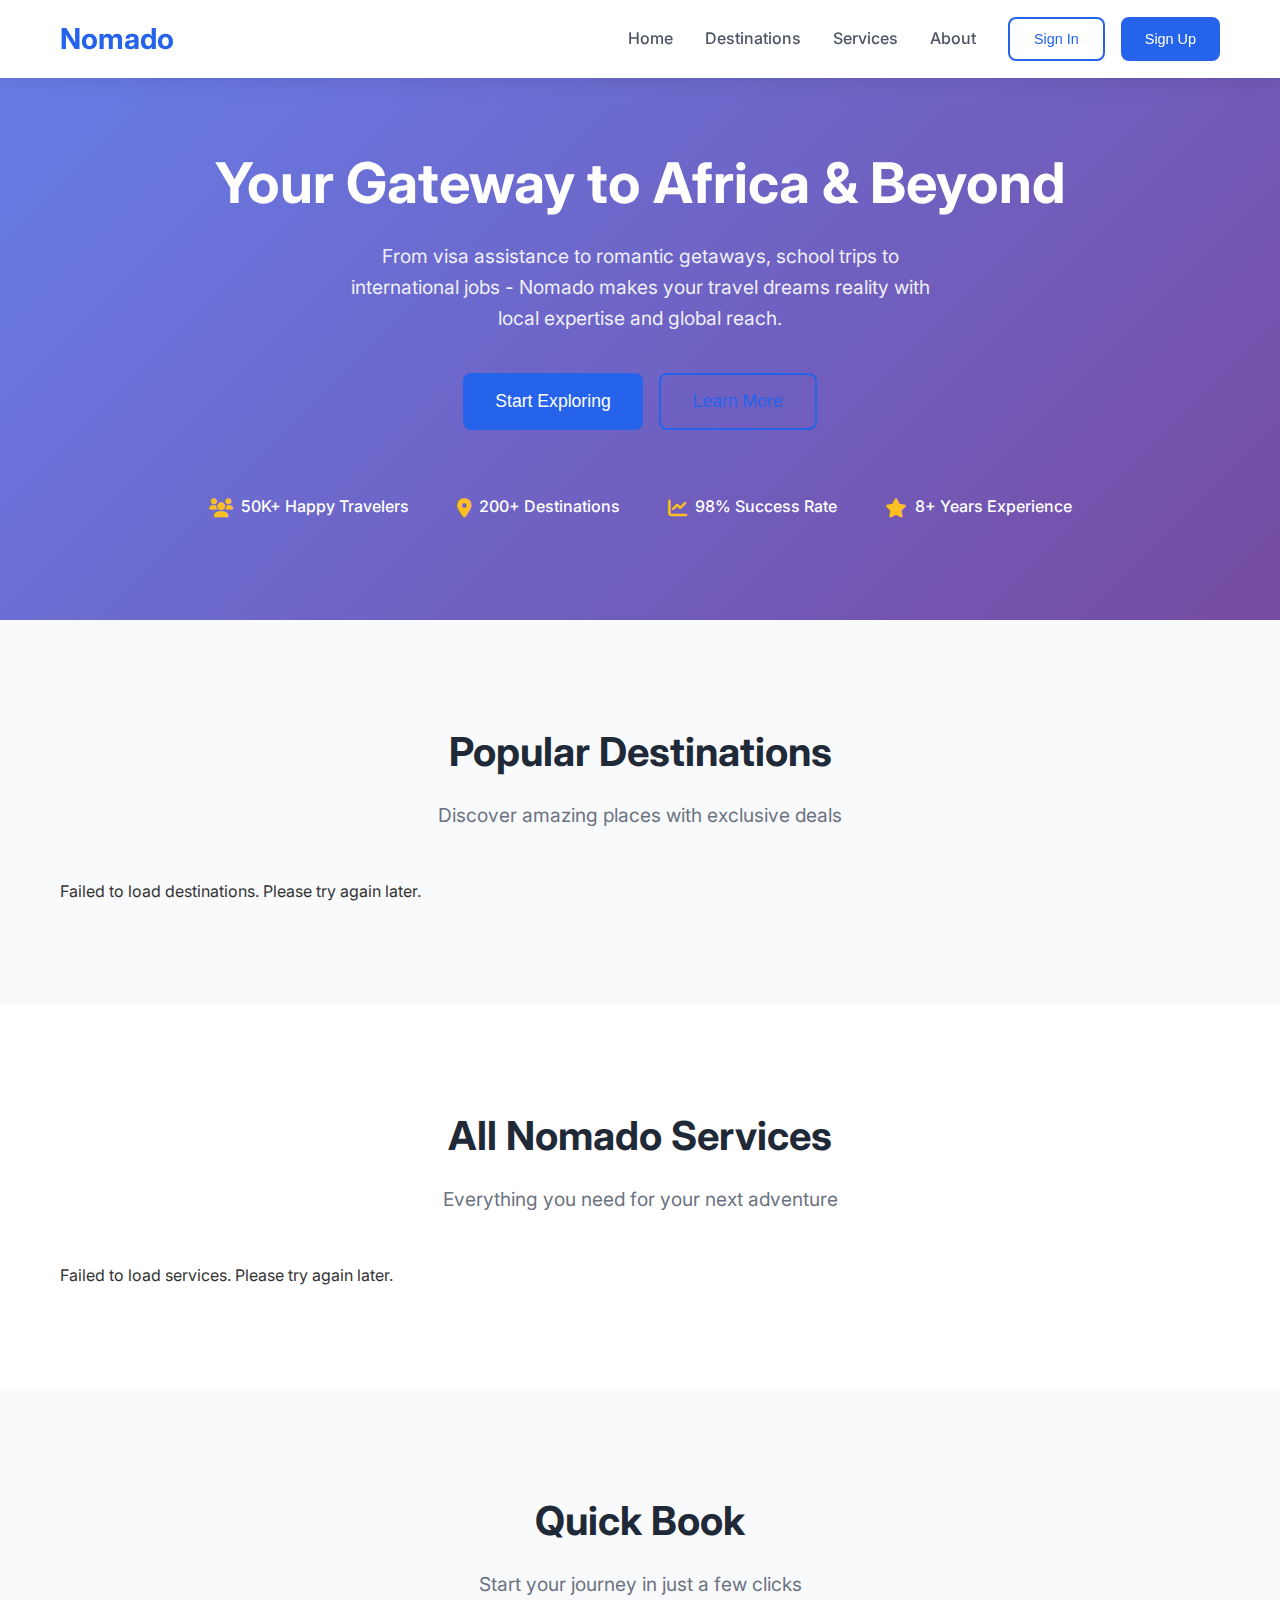
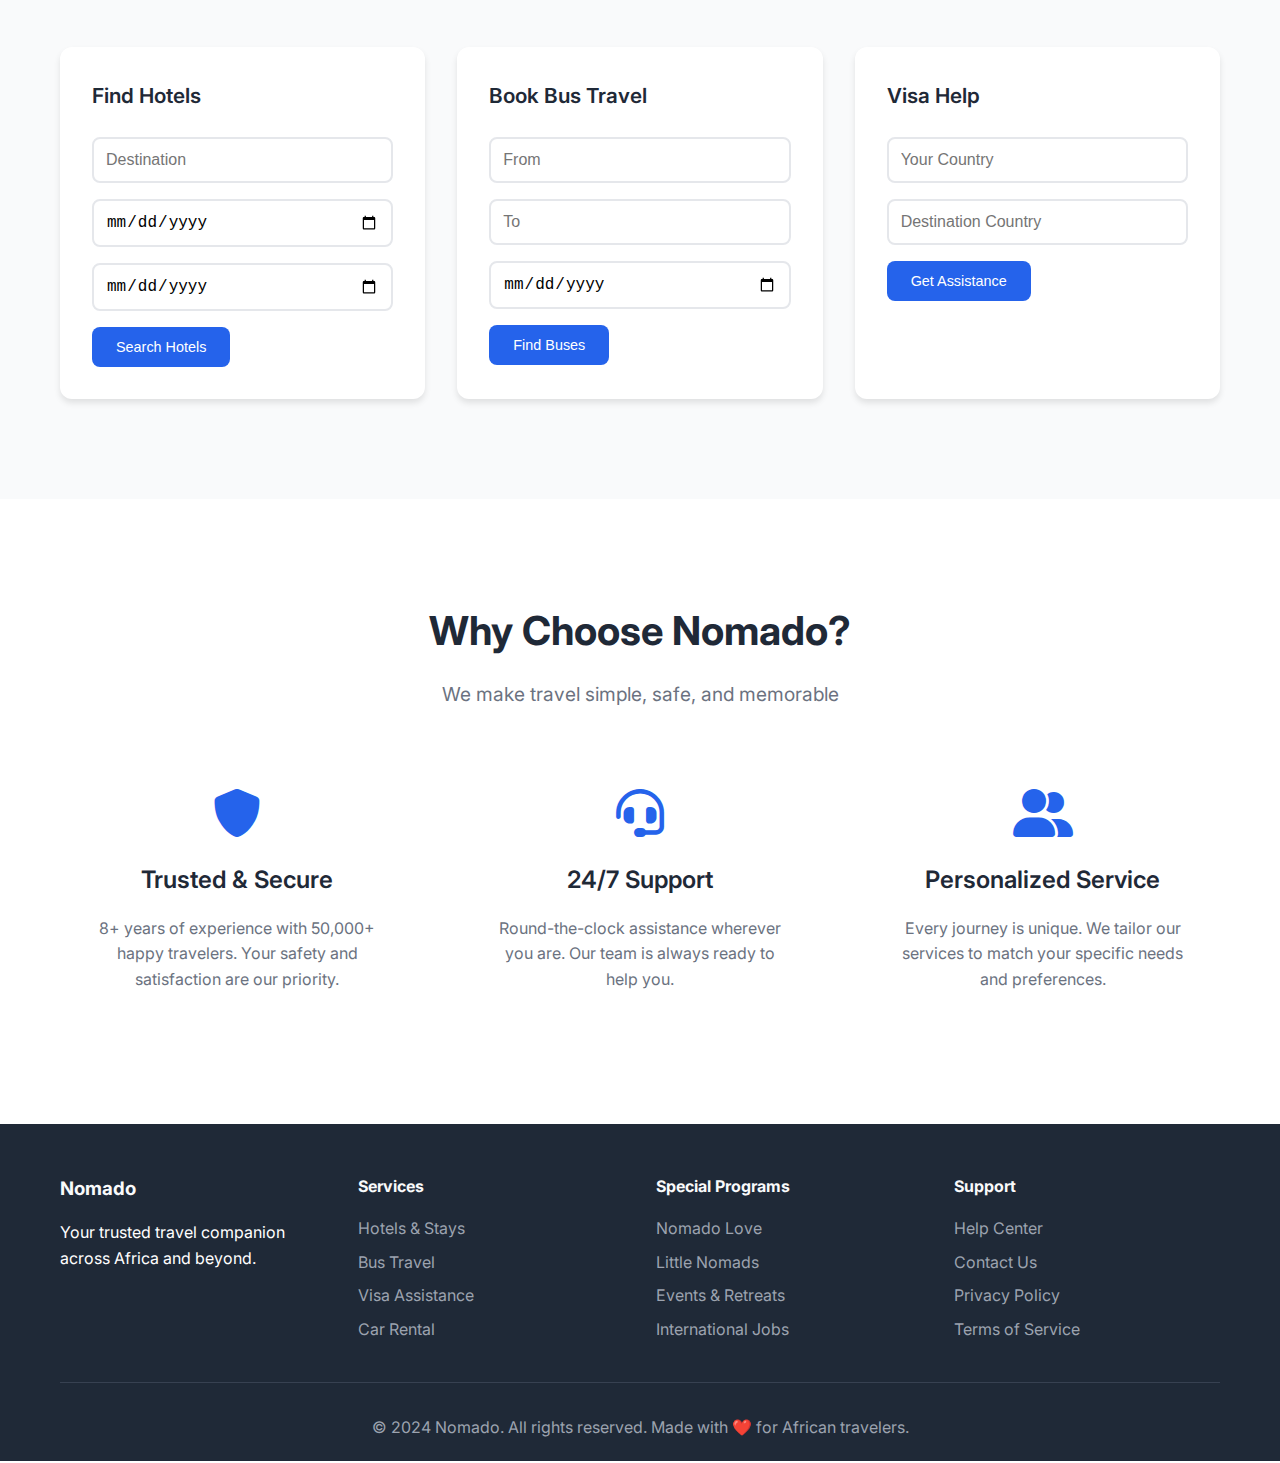
<file: web/index.html>
<!DOCTYPE html>
<html lang="en">
<head>
    <meta charset="UTF-8">
    <meta name="viewport" content="width=device-width, initial-scale=1.0">
    <title>Nomado - Your Gateway to Africa & Beyond</title>
    <link rel="stylesheet" href="styles.css">
    <link href="https://fonts.googleapis.com/css2?family=Inter:wght@300;400;500;600;700&display=swap" rel="stylesheet">
    <link rel="stylesheet" href="https://cdnjs.cloudflare.com/ajax/libs/font-awesome/6.0.0/css/all.min.css">
</head>
<body>
    <!-- Navigation -->
    <nav class="navbar">
        <div class="nav-container">
            <div class="nav-logo">
                <h2>Nomado</h2>
            </div>
            <div class="nav-menu">
                <a href="#home" class="nav-link">Home</a>
                <a href="#destinations" class="nav-link">Destinations</a>
                <a href="#services" class="nav-link">Services</a>
                <a href="#about" class="nav-link">About</a>
                <div class="nav-auth">
                    <button class="btn btn-outline" onclick="openModal('loginModal')">Sign In</button>
                    <button class="btn btn-primary" onclick="openModal('registerModal')">Sign Up</button>
                </div>
            </div>
            <div class="nav-toggle">
                <i class="fas fa-bars"></i>
            </div>
        </div>
    </nav>

    <!-- Hero Section -->
    <section id="home" class="hero">
        <div class="hero-content">
            <h1>Your Gateway to Africa & Beyond</h1>
            <p>From visa assistance to romantic getaways, school trips to international jobs - Nomado makes your travel dreams reality with local expertise and global reach.</p>
            <div class="hero-buttons">
                <button class="btn btn-primary btn-large">Start Exploring</button>
                <button class="btn btn-outline btn-large">Learn More</button>
            </div>
            <div class="hero-stats">
                <div class="stat">
                    <i class="fas fa-users"></i>
                    <span>50K+ Happy Travelers</span>
                </div>
                <div class="stat">
                    <i class="fas fa-map-marker-alt"></i>
                    <span>200+ Destinations</span>
                </div>
                <div class="stat">
                    <i class="fas fa-chart-line"></i>
                    <span>98% Success Rate</span>
                </div>
                <div class="stat">
                    <i class="fas fa-star"></i>
                    <span>8+ Years Experience</span>
                </div>
            </div>
        </div>
    </section>

    <!-- Destinations Section -->
    <section id="destinations" class="destinations">
        <div class="container">
            <h2 class="section-title">Popular Destinations</h2>
            <p class="section-subtitle">Discover amazing places with exclusive deals</p>
            <div class="destinations-grid" id="destinationsGrid">
                <div class="loading">Loading destinations...</div>
            </div>
        </div>
    </section>

    <!-- Services Section -->
    <section id="services" class="services">
        <div class="container">
            <h2 class="section-title">All Nomado Services</h2>
            <p class="section-subtitle">Everything you need for your next adventure</p>
            <div class="services-grid" id="servicesGrid">
                <div class="loading">Loading services...</div>
            </div>
        </div>
    </section>

    <!-- Quick Book Section -->
    <section class="quick-book">
        <div class="container">
            <h2 class="section-title">Quick Book</h2>
            <p class="section-subtitle">Start your journey in just a few clicks</p>
            <div class="booking-forms">
                <div class="booking-form">
                    <h3>Find Hotels</h3>
                    <form id="hotelForm">
                        <input type="text" placeholder="Destination" required>
                        <input type="date" placeholder="Check-in" required>
                        <input type="date" placeholder="Check-out" required>
                        <button type="submit" class="btn btn-primary">Search Hotels</button>
                    </form>
                </div>
                <div class="booking-form">
                    <h3>Book Bus Travel</h3>
                    <form id="busForm">
                        <input type="text" placeholder="From" required>
                        <input type="text" placeholder="To" required>
                        <input type="date" placeholder="Travel Date" required>
                        <button type="submit" class="btn btn-primary">Find Buses</button>
                    </form>
                </div>
                <div class="booking-form">
                    <h3>Visa Help</h3>
                    <form id="visaForm">
                        <input type="text" placeholder="Your Country" required>
                        <input type="text" placeholder="Destination Country" required>
                        <button type="submit" class="btn btn-primary">Get Assistance</button>
                    </form>
                </div>
            </div>
        </div>
    </section>

    <!-- Why Choose Us Section -->
    <section class="why-choose">
        <div class="container">
            <h2 class="section-title">Why Choose Nomado?</h2>
            <p class="section-subtitle">We make travel simple, safe, and memorable</p>
            <div class="features-grid">
                <div class="feature">
                    <i class="fas fa-shield-alt"></i>
                    <h3>Trusted & Secure</h3>
                    <p>8+ years of experience with 50,000+ happy travelers. Your safety and satisfaction are our priority.</p>
                </div>
                <div class="feature">
                    <i class="fas fa-headset"></i>
                    <h3>24/7 Support</h3>
                    <p>Round-the-clock assistance wherever you are. Our team is always ready to help you.</p>
                </div>
                <div class="feature">
                    <i class="fas fa-user-friends"></i>
                    <h3>Personalized Service</h3>
                    <p>Every journey is unique. We tailor our services to match your specific needs and preferences.</p>
                </div>
            </div>
        </div>
    </section>

    <!-- Footer -->
    <footer class="footer">
        <div class="container">
            <div class="footer-content">
                <div class="footer-section">
                    <h3>Nomado</h3>
                    <p>Your trusted travel companion across Africa and beyond.</p>
                </div>
                <div class="footer-section">
                    <h4>Services</h4>
                    <ul>
                        <li><a href="#">Hotels & Stays</a></li>
                        <li><a href="#">Bus Travel</a></li>
                        <li><a href="#">Visa Assistance</a></li>
                        <li><a href="#">Car Rental</a></li>
                    </ul>
                </div>
                <div class="footer-section">
                    <h4>Special Programs</h4>
                    <ul>
                        <li><a href="#">Nomado Love</a></li>
                        <li><a href="#">Little Nomads</a></li>
                        <li><a href="#">Events & Retreats</a></li>
                        <li><a href="#">International Jobs</a></li>
                    </ul>
                </div>
                <div class="footer-section">
                    <h4>Support</h4>
                    <ul>
                        <li><a href="#">Help Center</a></li>
                        <li><a href="#">Contact Us</a></li>
                        <li><a href="#">Privacy Policy</a></li>
                        <li><a href="#">Terms of Service</a></li>
                    </ul>
                </div>
            </div>
            <div class="footer-bottom">
                <p>&copy; 2024 Nomado. All rights reserved. Made with ❤️ for African travelers.</p>
            </div>
        </div>
    </footer>

    <!-- Login Modal -->
    <div id="loginModal" class="modal">
        <div class="modal-content">
            <span class="close" onclick="closeModal('loginModal')">&times;</span>
            <h2>Sign In</h2>
            <form id="loginForm">
                <div class="form-group">
                    <input type="email" id="loginEmail" placeholder="Email" required>
                </div>
                <div class="form-group">
                    <input type="password" id="loginPassword" placeholder="Password" required>
                </div>
                <button type="submit" class="btn btn-primary btn-full">Sign In</button>
            </form>
            <p class="modal-footer">Don't have an account? <a href="#" onclick="switchModal('loginModal', 'registerModal')">Sign up</a></p>
        </div>
    </div>

    <!-- Register Modal -->
    <div id="registerModal" class="modal">
        <div class="modal-content">
            <span class="close" onclick="closeModal('registerModal')">&times;</span>
            <h2>Sign Up</h2>
            <form id="registerForm">
                <div class="form-group">
                    <input type="text" id="registerFirstName" placeholder="First Name" required>
                </div>
                <div class="form-group">
                    <input type="text" id="registerLastName" placeholder="Last Name" required>
                </div>
                <div class="form-group">
                    <input type="email" id="registerEmail" placeholder="Email" required>
                </div>
                <div class="form-group">
                    <input type="tel" id="registerPhone" placeholder="Phone" required>
                </div>
                <div class="form-group">
                    <input type="password" id="registerPassword" placeholder="Password" required>
                </div>
                <button type="submit" class="btn btn-primary btn-full">Sign Up</button>
            </form>
            <p class="modal-footer">Already have an account? <a href="#" onclick="switchModal('registerModal', 'loginModal')">Sign in</a></p>
        </div>
    </div>

    <script src="script.js"></script>
</body>
</html>
</file>
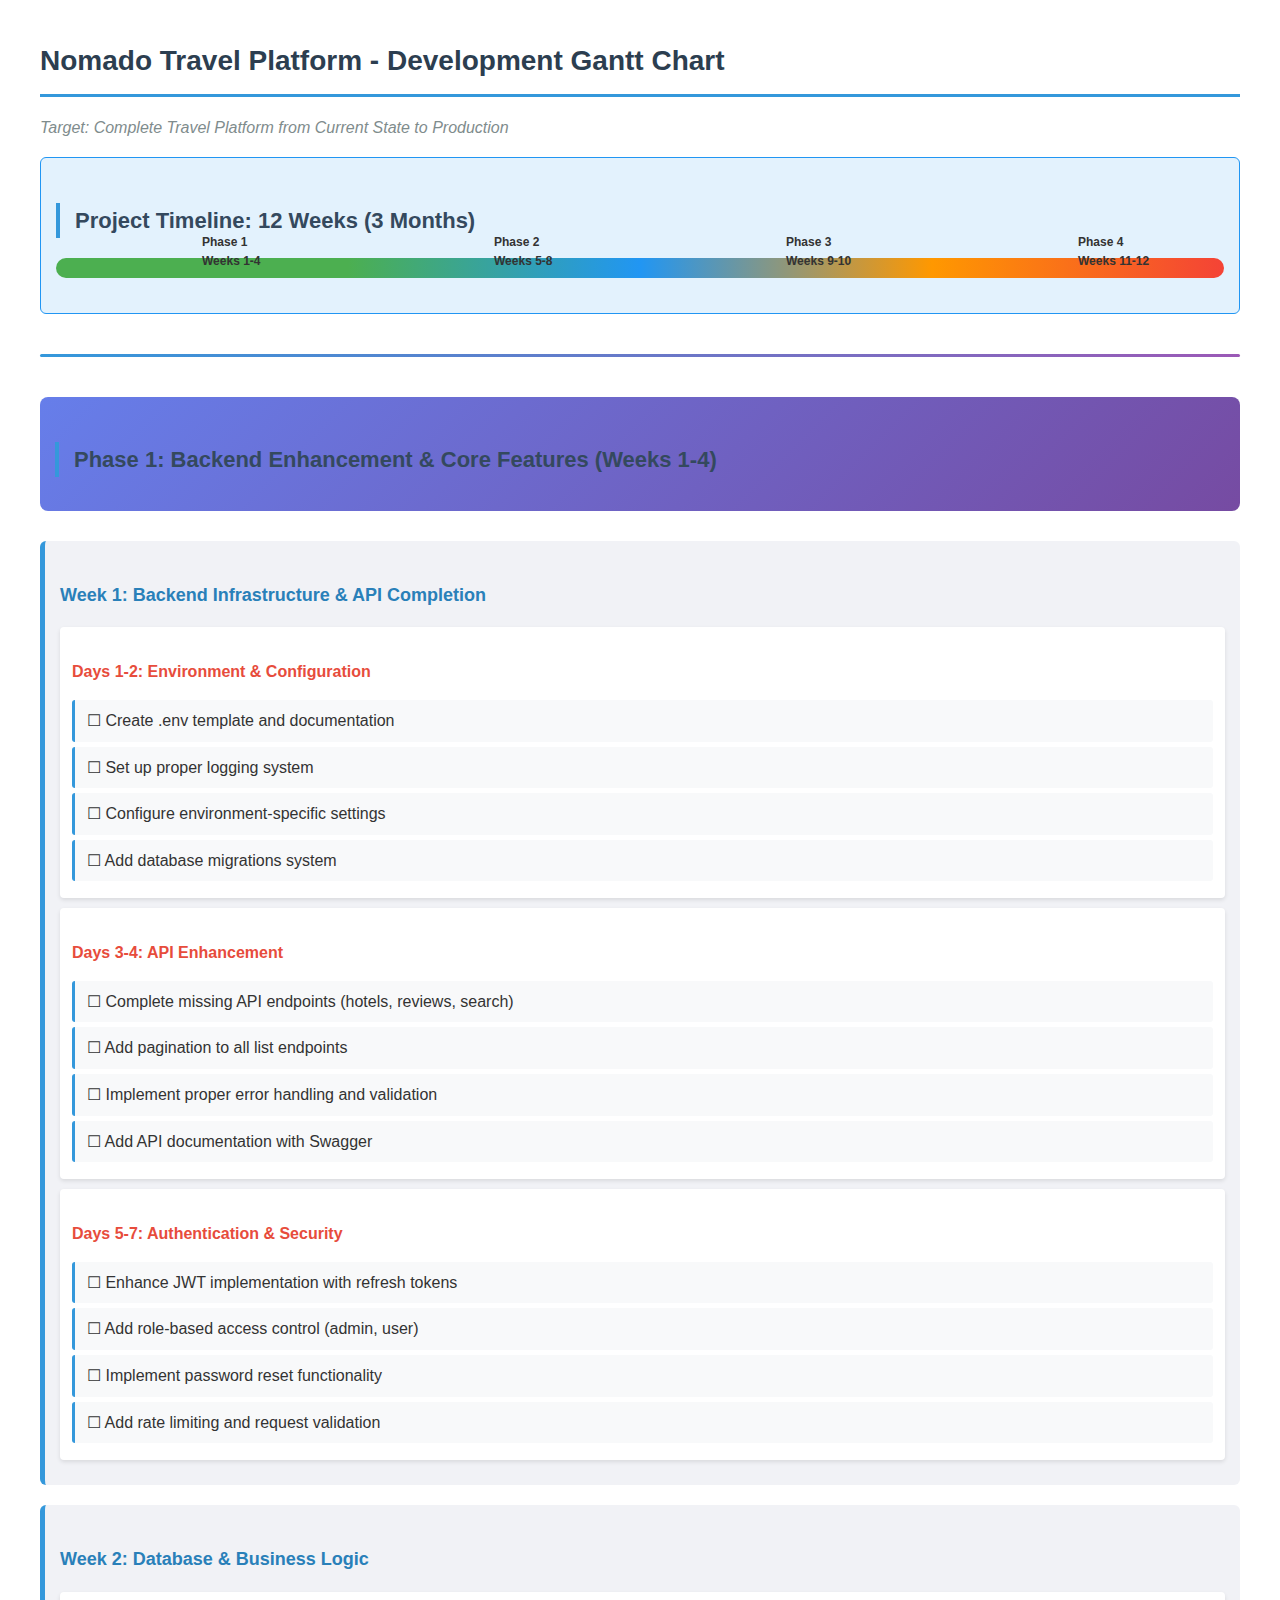
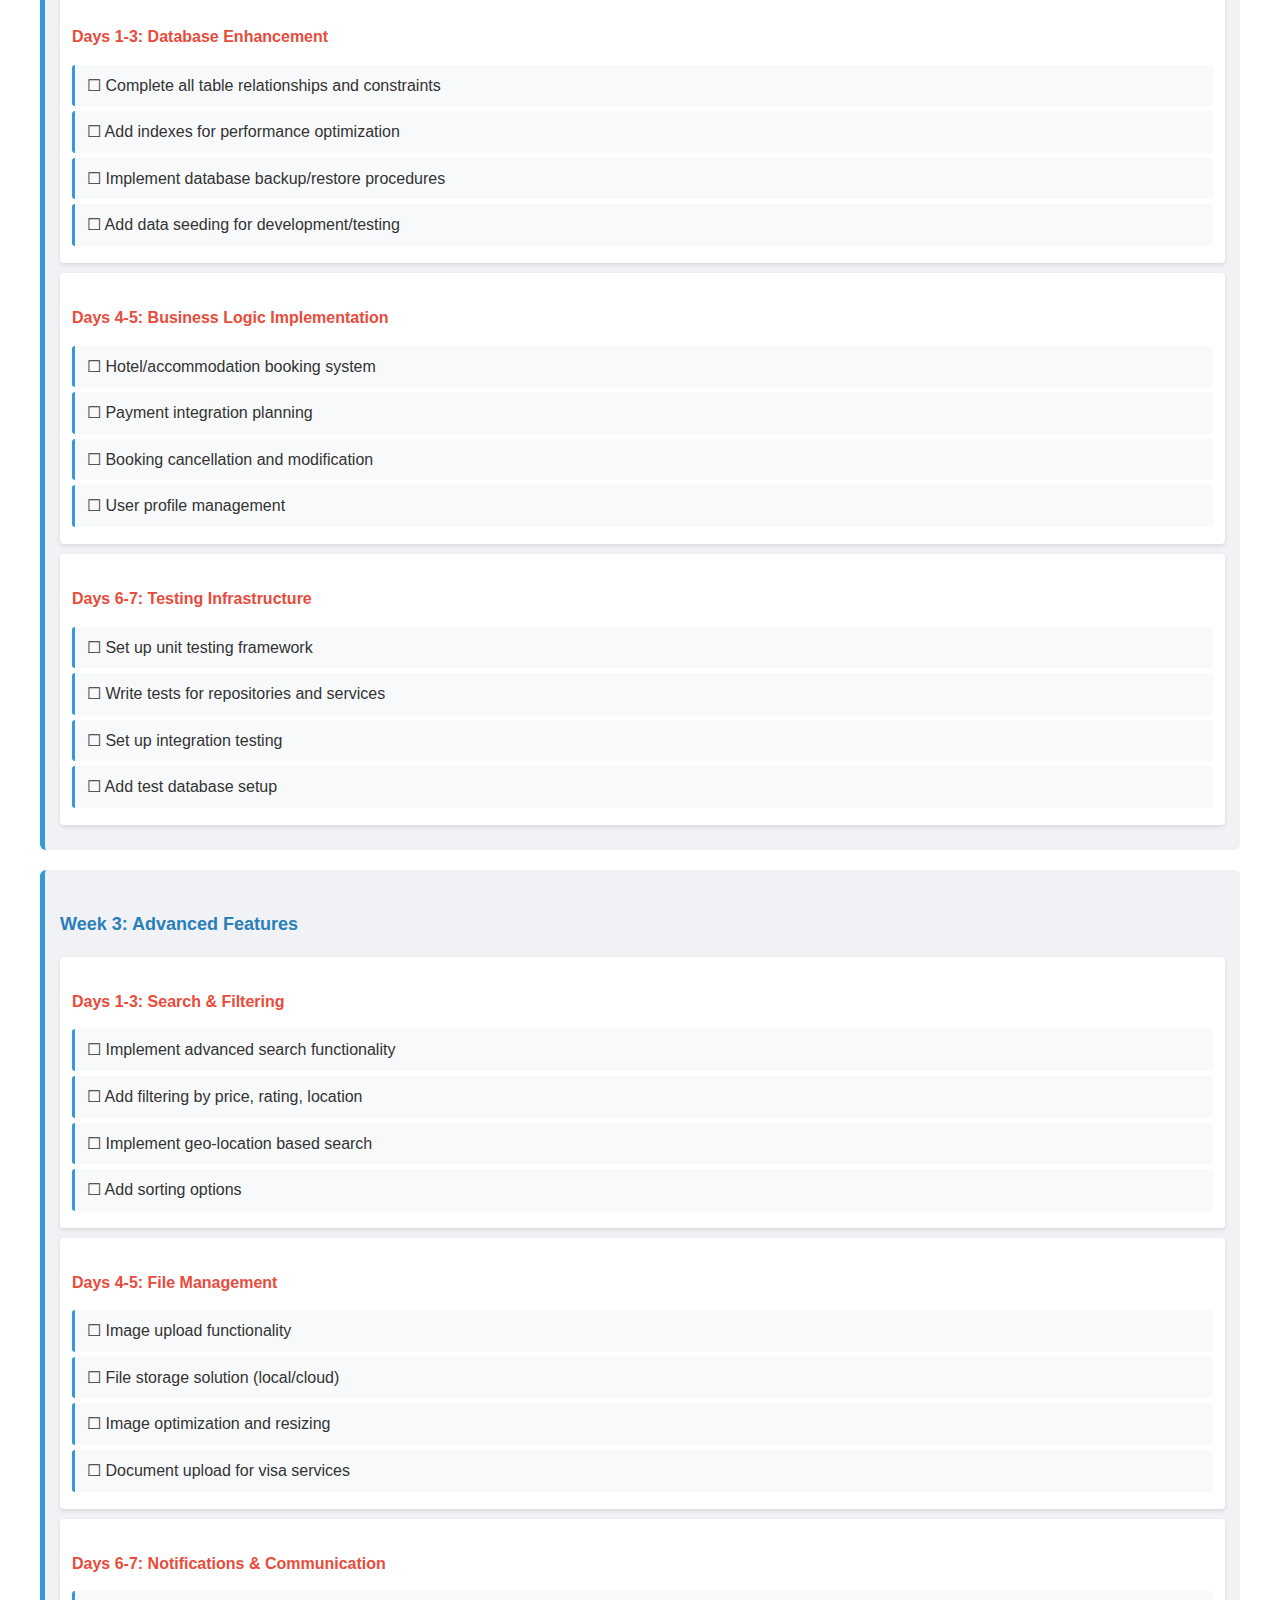
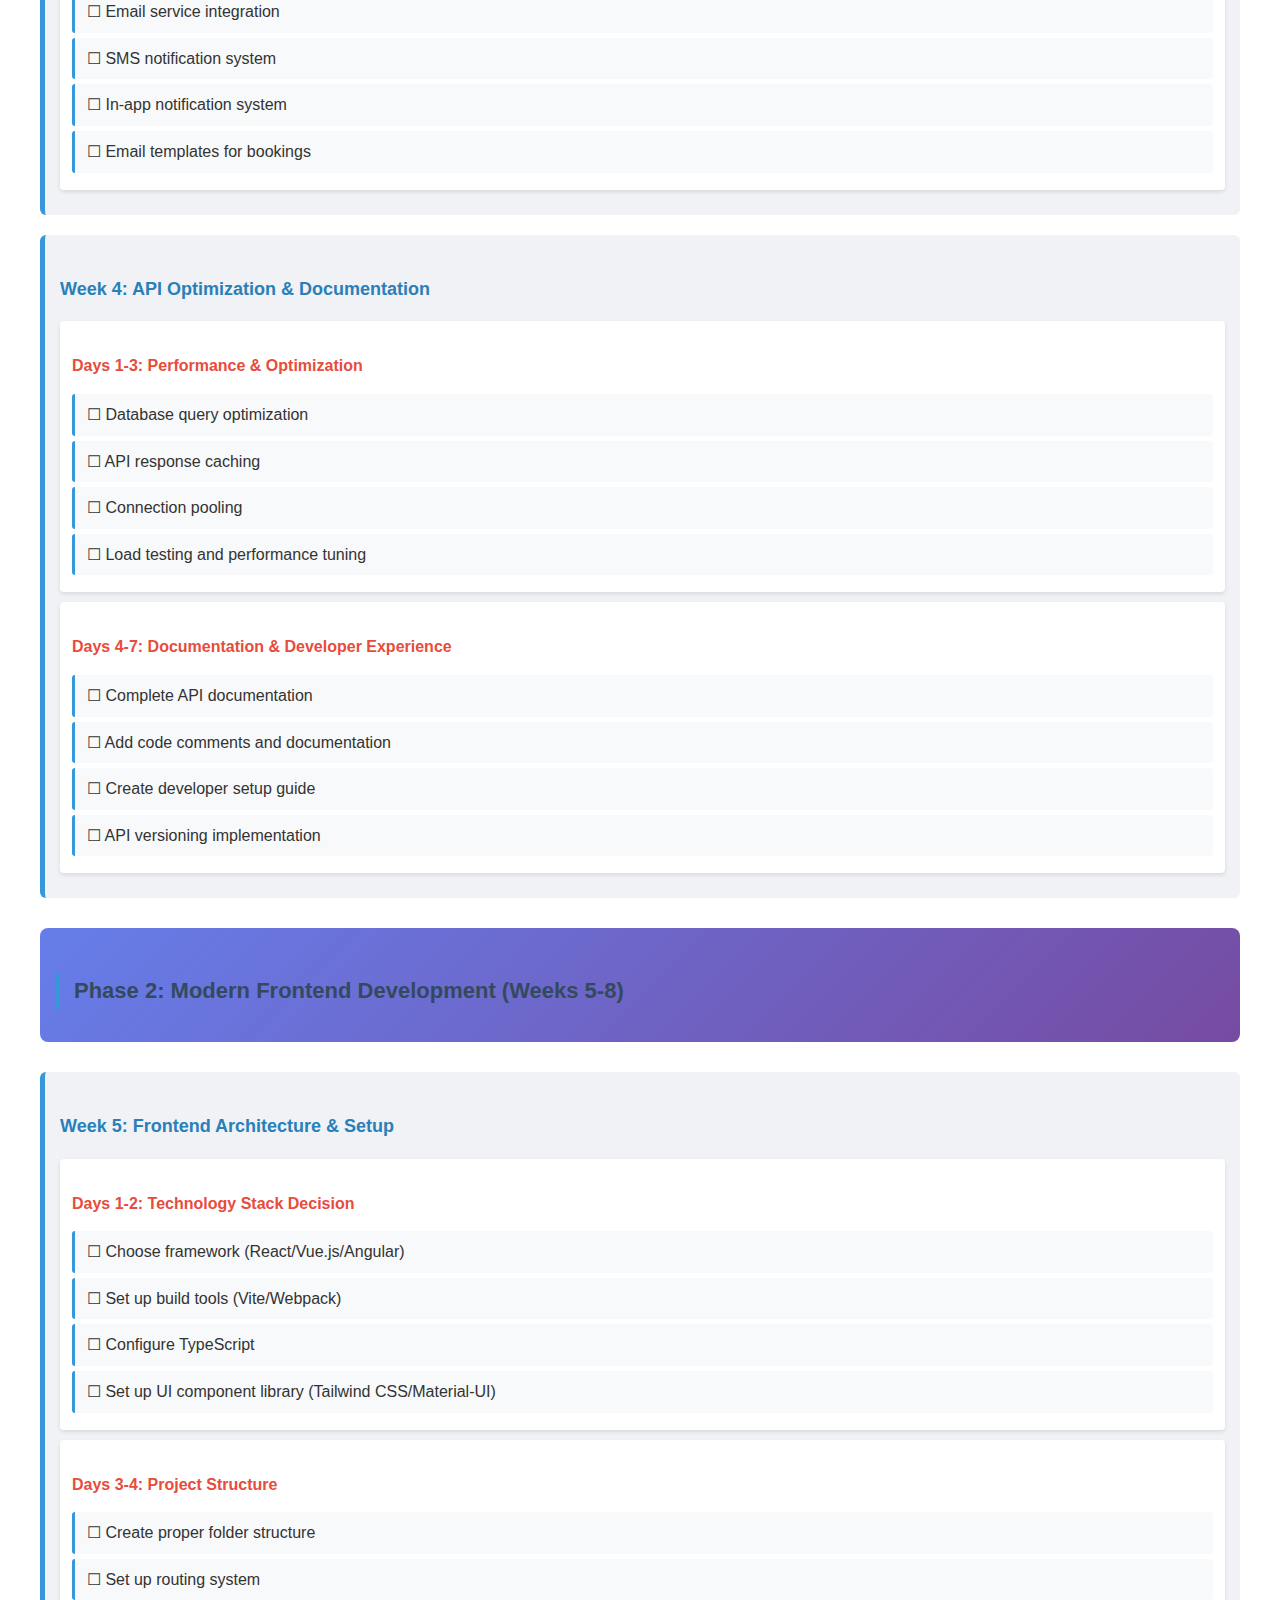
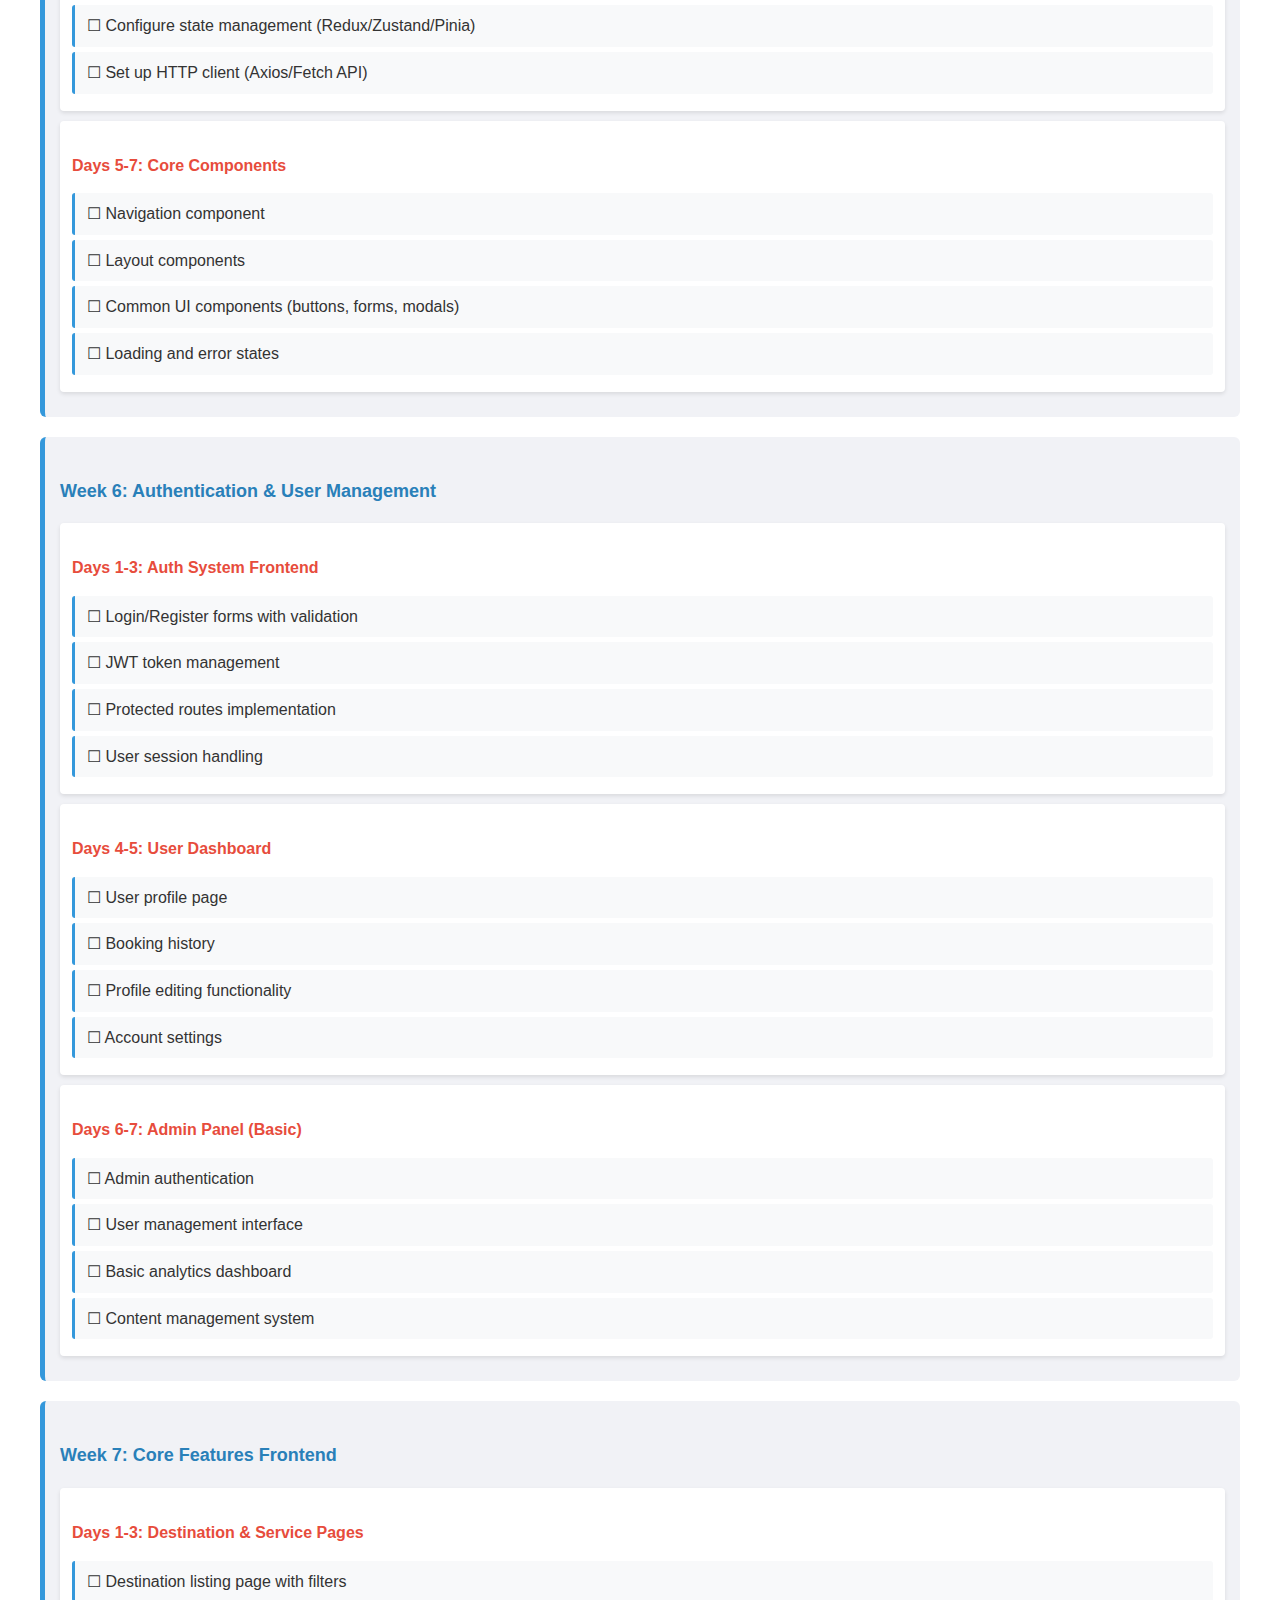
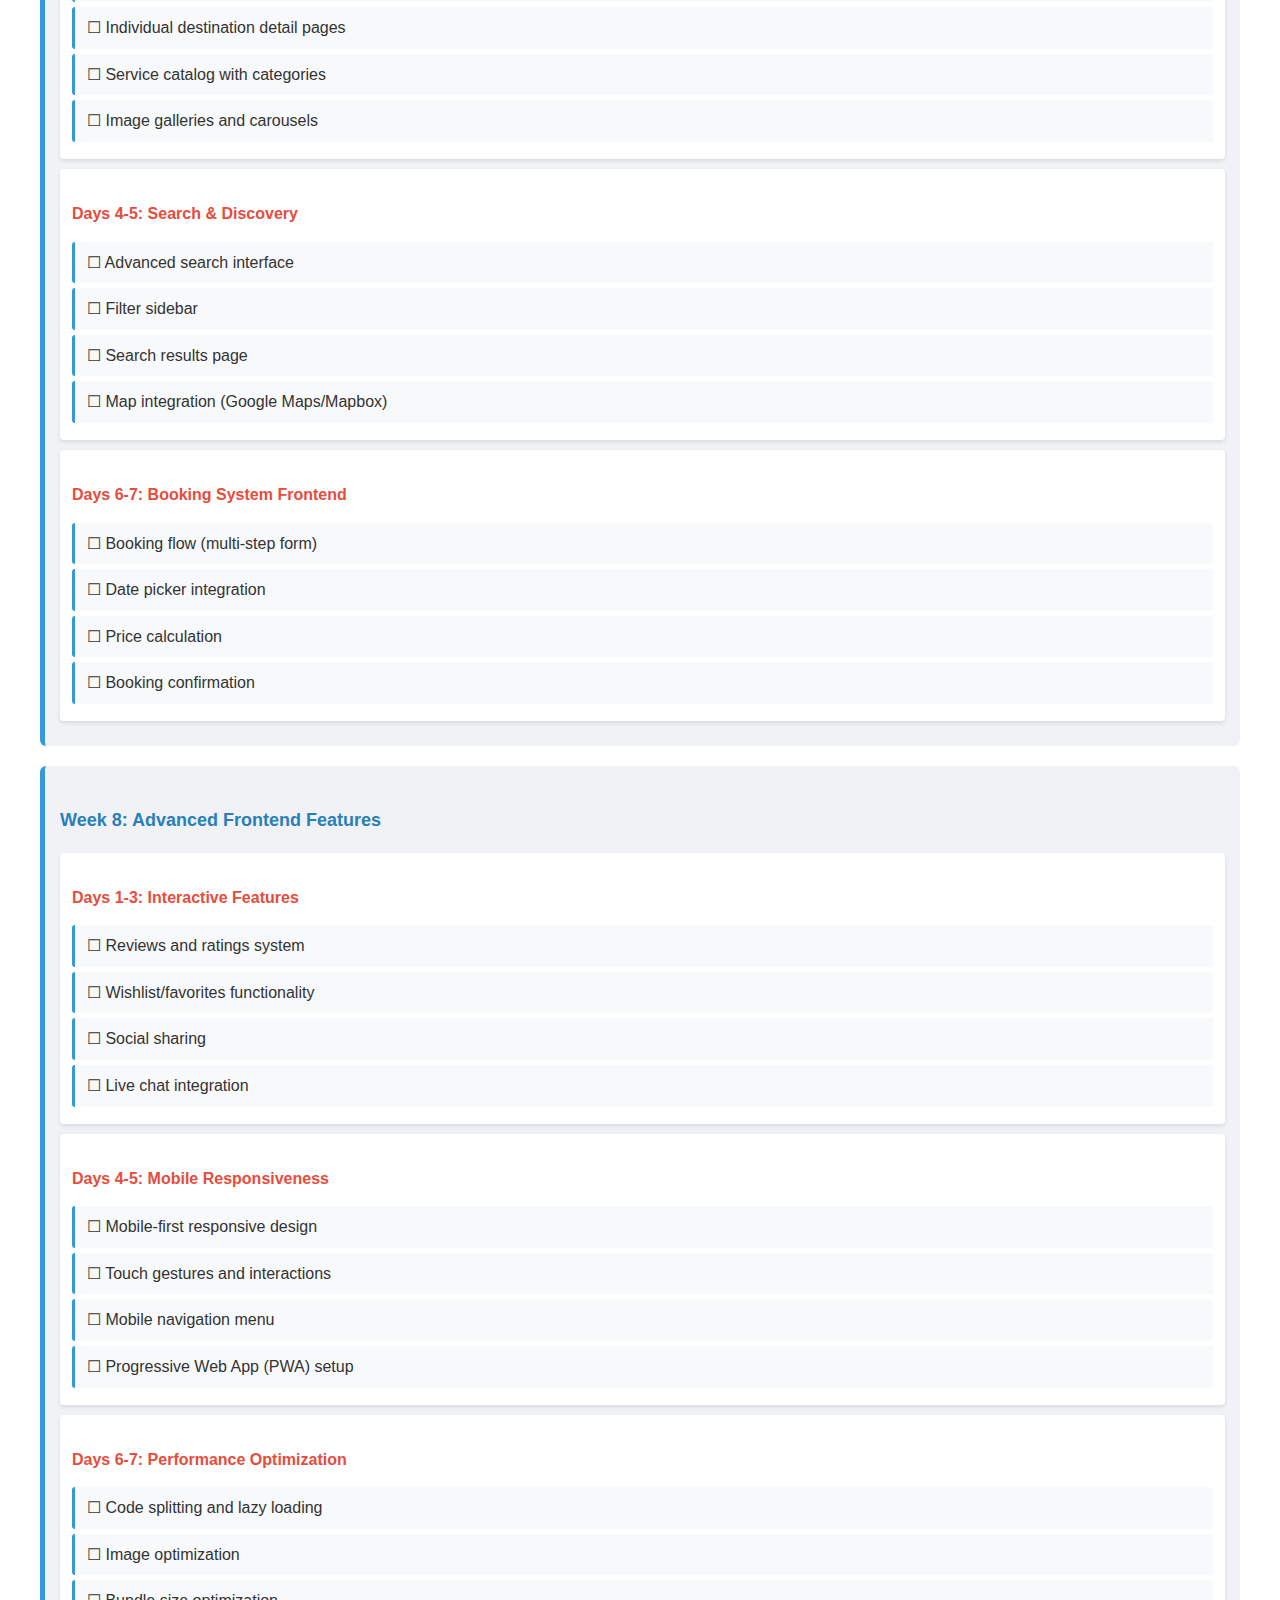
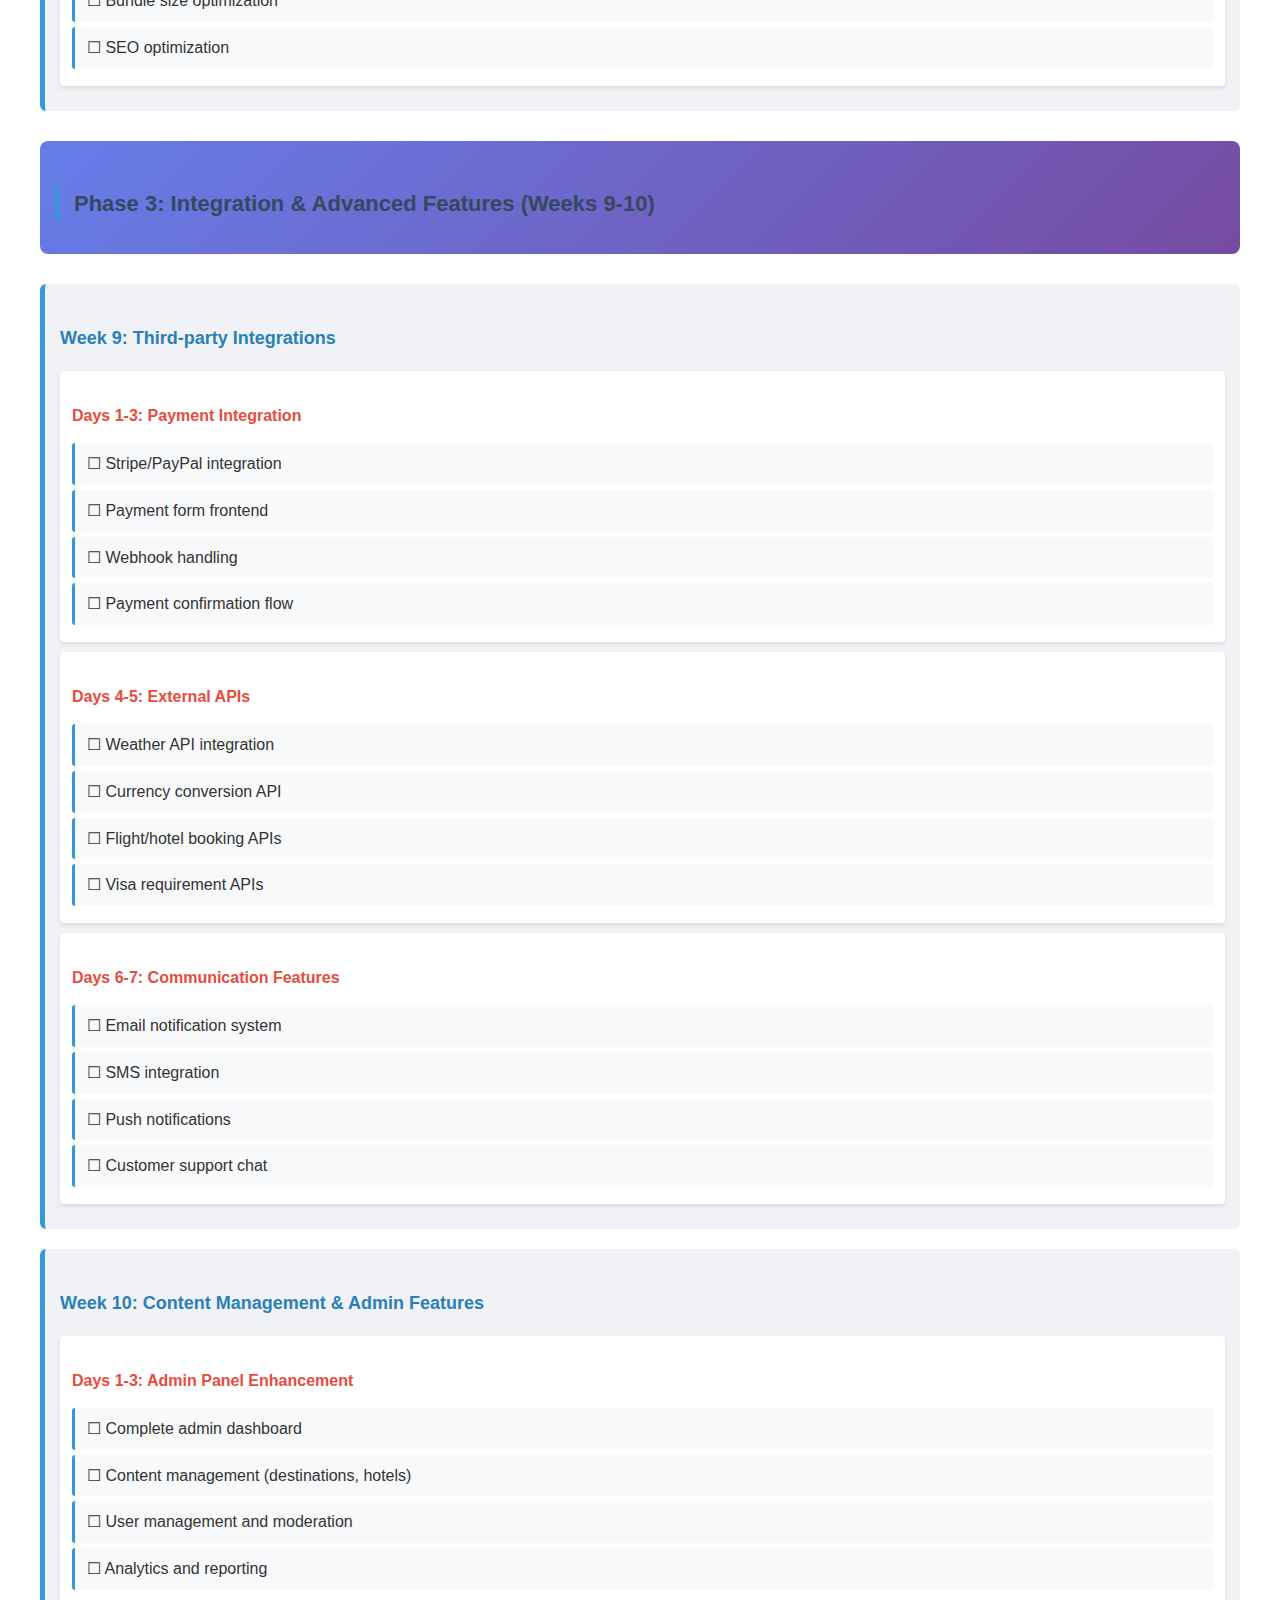
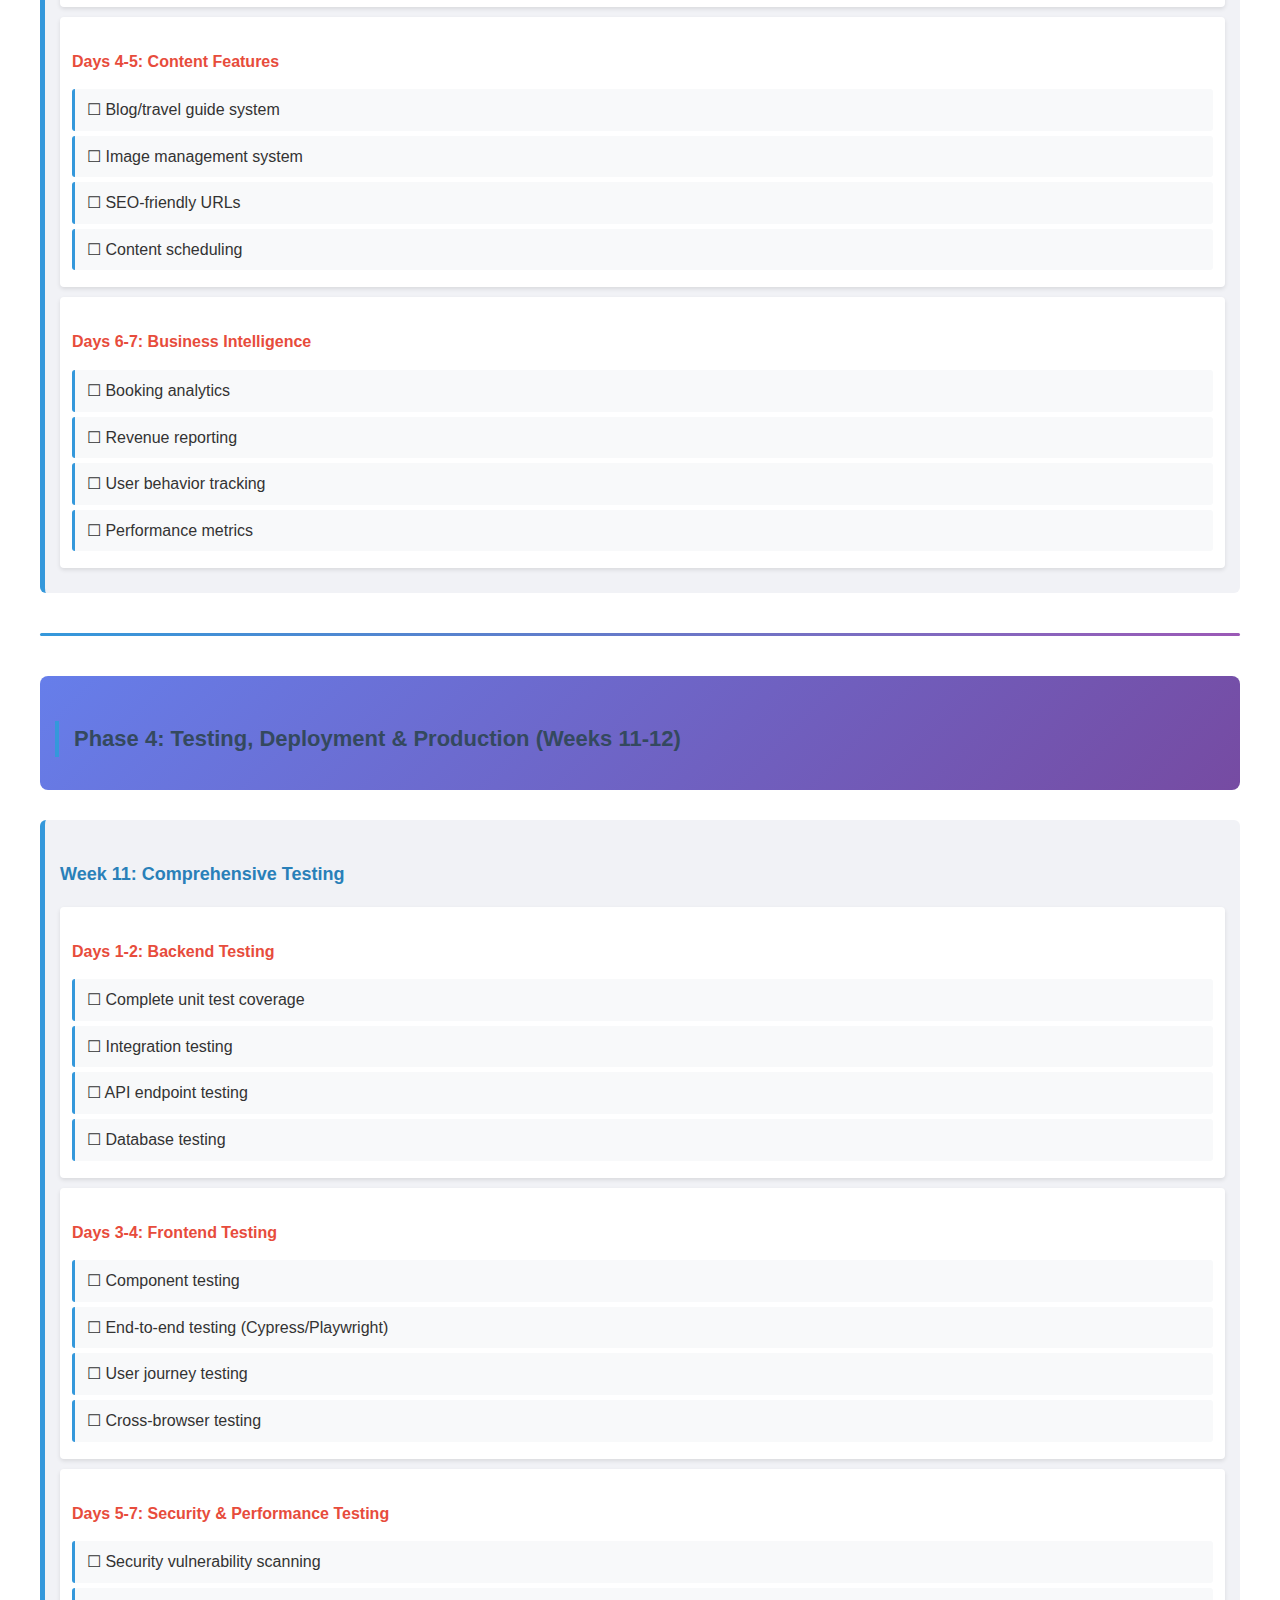
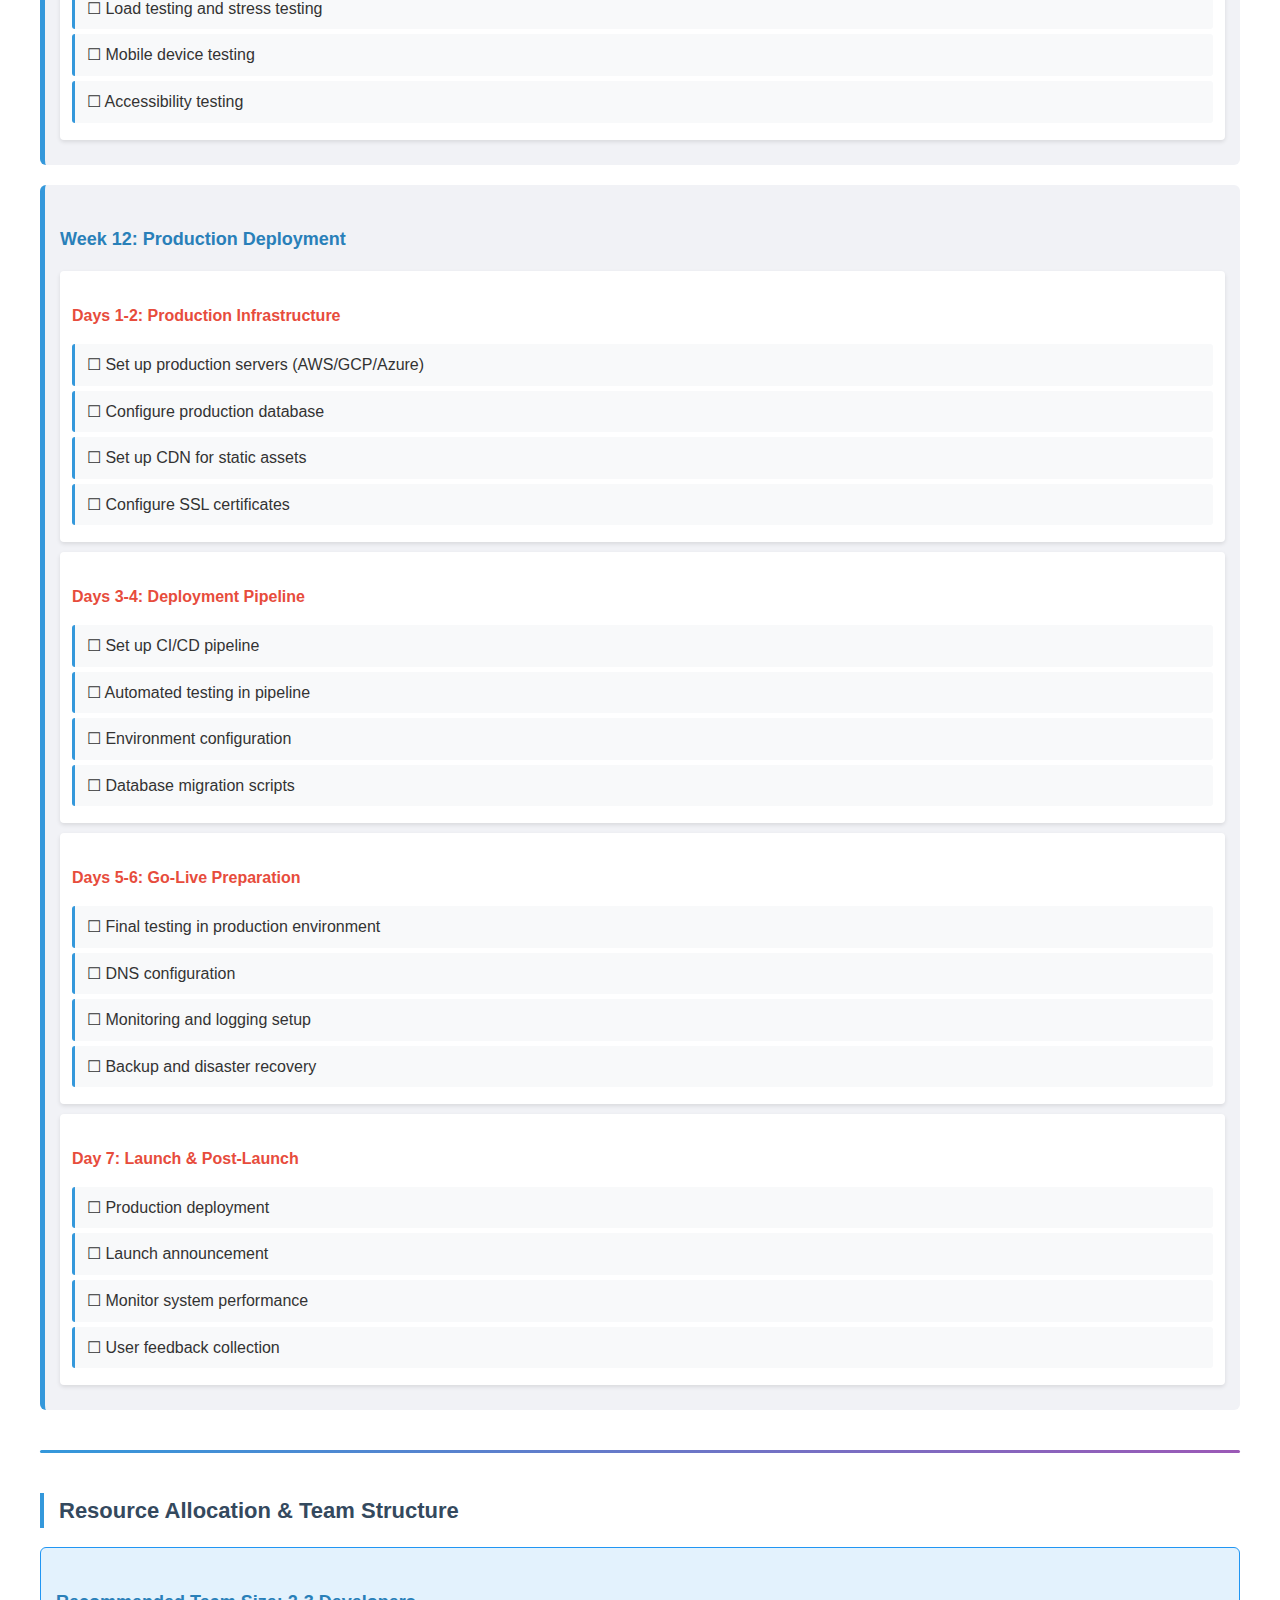
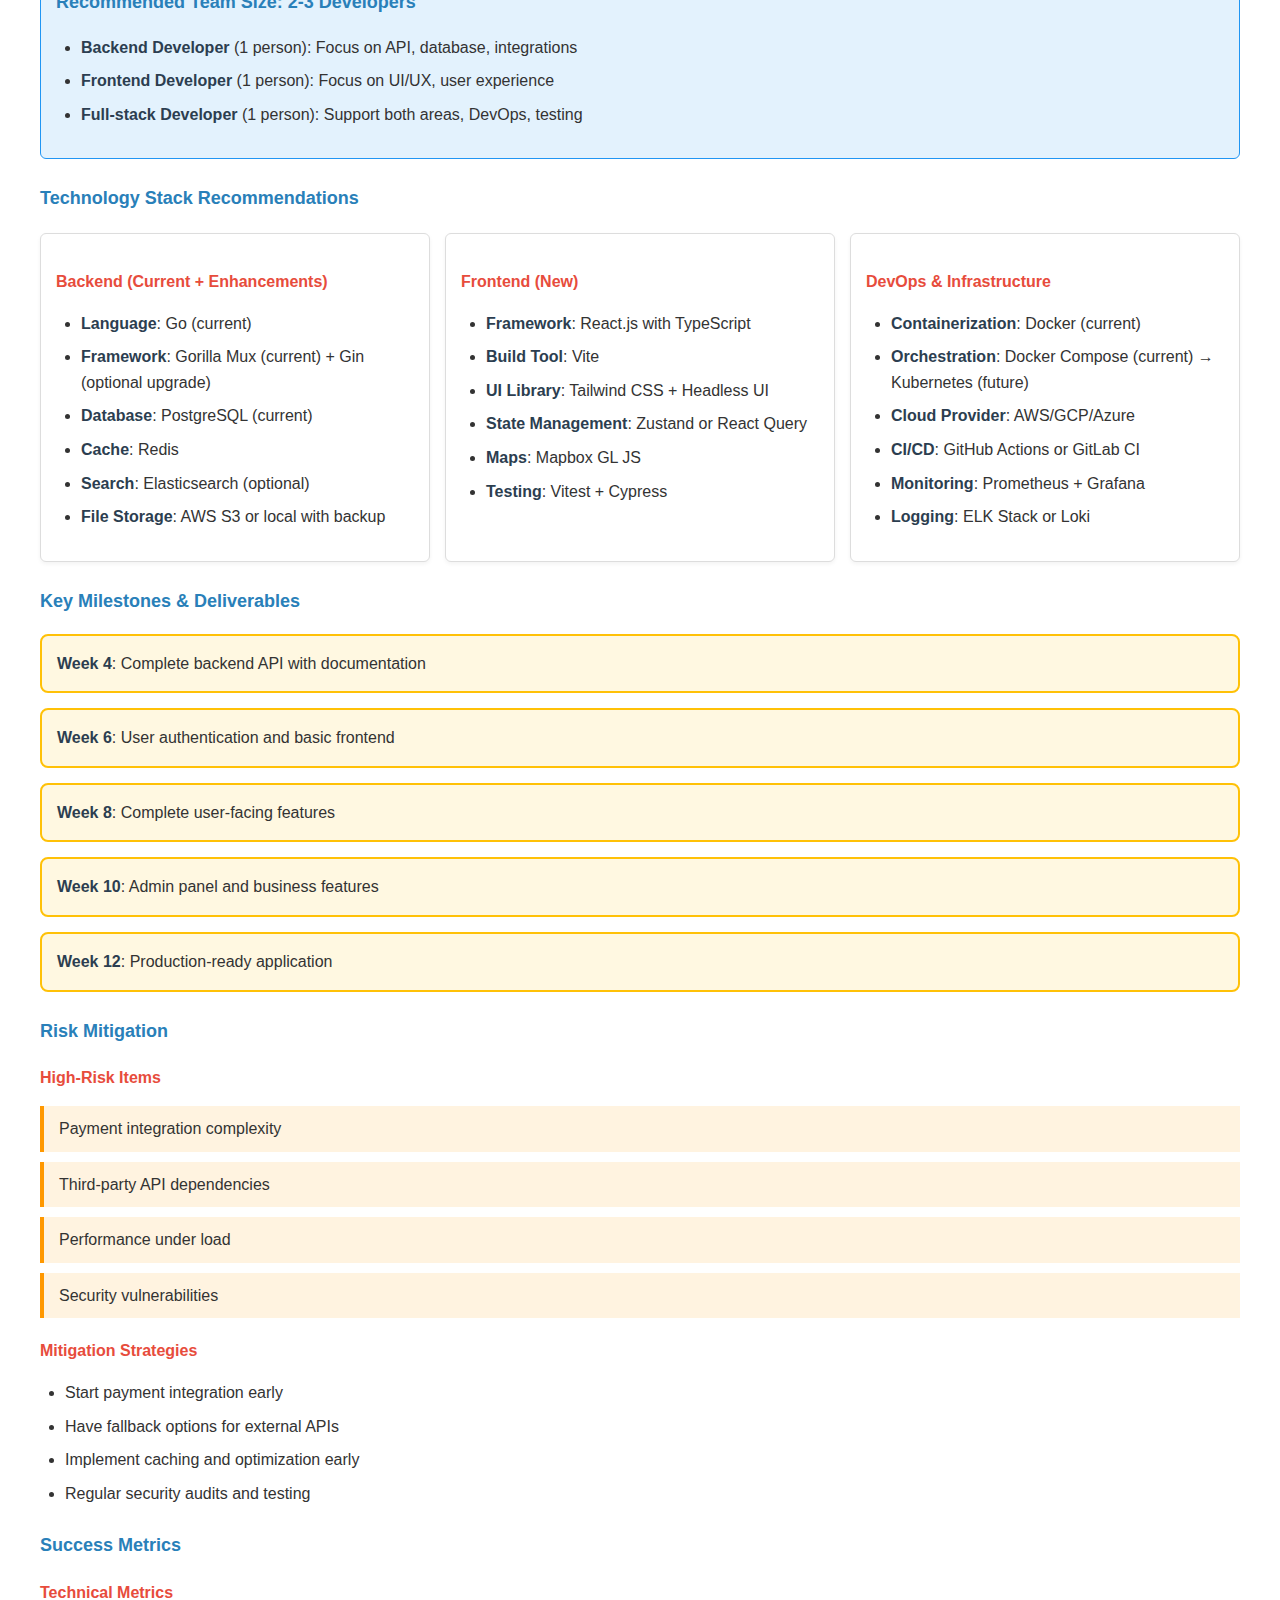
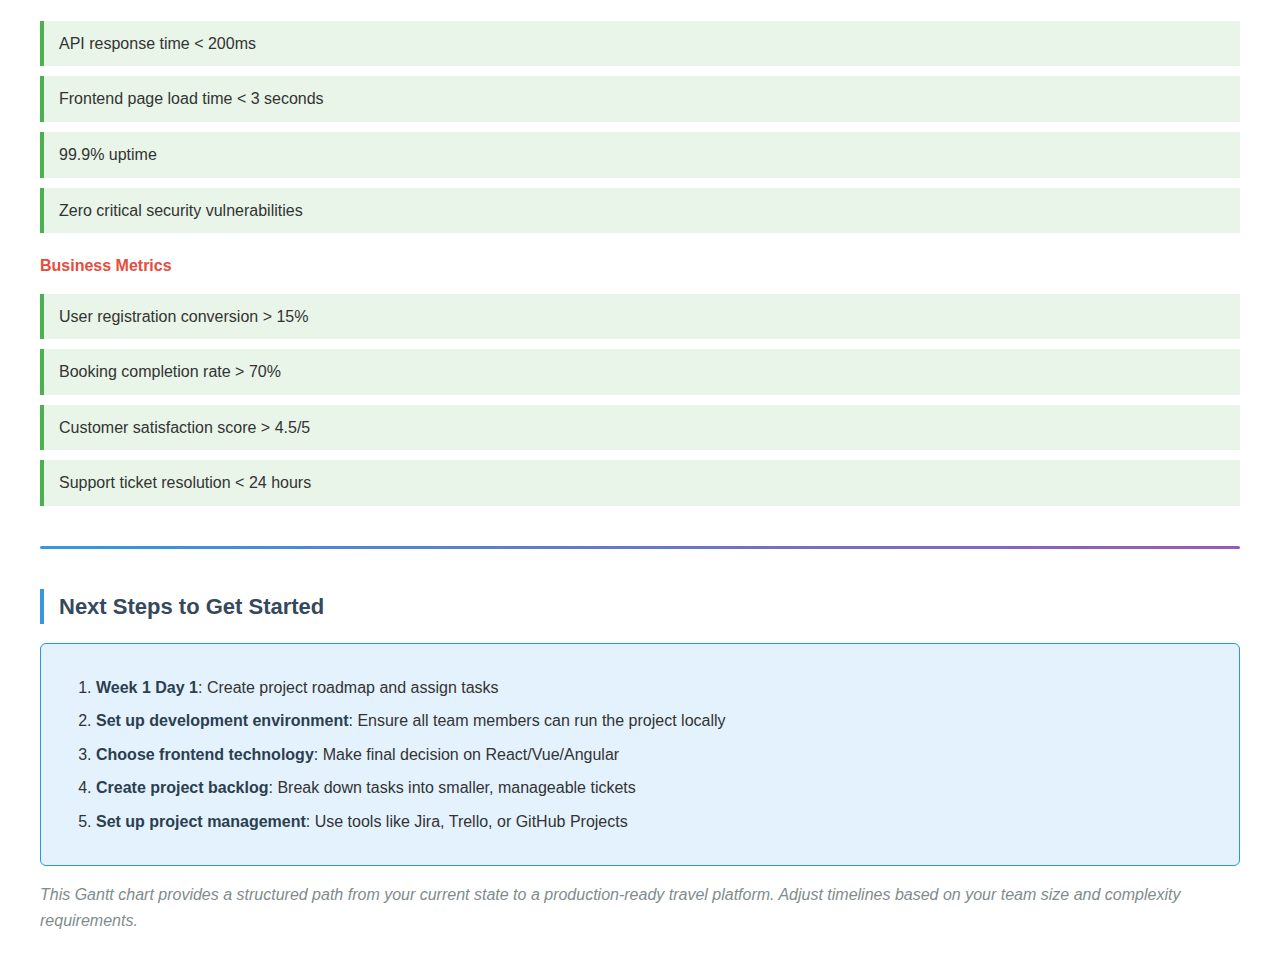
<file: GANTT_CHART.html>
<!DOCTYPE html>
<html lang="en">
<head>
    <meta charset="UTF-8">
    <meta name="viewport" content="width=device-width, initial-scale=1.0">
    <title>Nomado Travel Platform - Development Gantt Chart</title>
    <style>
        @media print {
            @page {
                size: A4;
                margin: 0.5in;
            }
            body {
                font-size: 10pt;
                line-height: 1.4;
            }
            .page-break {
                page-break-before: always;
            }
            .no-break {
                page-break-inside: avoid;
            }
        }
        
        body {
            font-family: 'Segoe UI', Tahoma, Geneva, Verdana, sans-serif;
            line-height: 1.6;
            color: #333;
            max-width: 1200px;
            margin: 0 auto;
            padding: 20px;
        }
        
        h1 {
            color: #2c3e50;
            border-bottom: 3px solid #3498db;
            padding-bottom: 10px;
            font-size: 28px;
        }
        
        h2 {
            color: #34495e;
            font-size: 22px;
            margin-top: 30px;
            border-left: 4px solid #3498db;
            padding-left: 15px;
        }
        
        h3 {
            color: #2980b9;
            font-size: 18px;
            margin-top: 25px;
        }
        
        h4 {
            color: #e74c3c;
            font-size: 16px;
            margin-top: 20px;
            margin-bottom: 15px;
        }
        
        h5 {
            color: #8e44ad;
            font-size: 14px;
            margin-top: 15px;
        }
        
        ul {
            padding-left: 25px;
        }
        
        li {
            margin-bottom: 8px;
        }
        
        .checkbox {
            margin-right: 8px;
            transform: scale(1.2);
        }
        
        .task-item {
            background: #f8f9fa;
            padding: 8px 12px;
            margin: 5px 0;
            border-left: 3px solid #3498db;
            border-radius: 3px;
        }
        
        .phase {
            background: linear-gradient(135deg, #667eea 0%, #764ba2 100%);
            color: white;
            padding: 15px;
            border-radius: 8px;
            margin: 30px 0;
        }
        
        .week-section {
            background: #f1f2f6;
            padding: 15px;
            border-radius: 6px;
            margin: 20px 0;
            border-left: 5px solid #3498db;
        }
        
        .day-section {
            background: white;
            padding: 12px;
            margin: 10px 0;
            border-radius: 4px;
            box-shadow: 0 2px 4px rgba(0,0,0,0.1);
        }
        
        .highlight-box {
            background: #e3f2fd;
            border: 1px solid #2196f3;
            border-radius: 6px;
            padding: 15px;
            margin: 15px 0;
        }
        
        .success-metric {
            background: #e8f5e8;
            border-left: 4px solid #4caf50;
            padding: 10px 15px;
            margin: 10px 0;
        }
        
        .risk-item {
            background: #fff3e0;
            border-left: 4px solid #ff9800;
            padding: 10px 15px;
            margin: 10px 0;
        }
        
        .tech-stack {
            display: grid;
            grid-template-columns: repeat(auto-fit, minmax(250px, 1fr));
            gap: 15px;
            margin: 20px 0;
        }
        
        .tech-card {
            background: white;
            border: 1px solid #ddd;
            border-radius: 6px;
            padding: 15px;
            box-shadow: 0 2px 4px rgba(0,0,0,0.05);
        }
        
        .milestone {
            background: #fff8e1;
            border: 2px solid #ffc107;
            border-radius: 8px;
            padding: 15px;
            margin: 15px 0;
            font-weight: 500;
        }
        
        .timeline-bar {
            height: 20px;
            background: linear-gradient(90deg, #4caf50 25%, #2196f3 50%, #ff9800 75%, #f44336 100%);
            border-radius: 10px;
            margin: 20px 0;
            position: relative;
        }
        
        .timeline-label {
            position: absolute;
            top: -25px;
            font-size: 12px;
            font-weight: bold;
        }
        
        .phase1 { left: 12.5%; }
        .phase2 { left: 37.5%; }
        .phase3 { left: 62.5%; }
        .phase4 { left: 87.5%; }
        
        strong {
            color: #2c3e50;
        }
        
        em {
            color: #7f8c8d;
            font-style: italic;
        }
        
        table {
            width: 100%;
            border-collapse: collapse;
            margin: 20px 0;
        }
        
        th, td {
            border: 1px solid #ddd;
            padding: 12px;
            text-align: left;
        }
        
        th {
            background: #f5f5f5;
            font-weight: 600;
        }
        
        .section-divider {
            height: 3px;
            background: linear-gradient(90deg, #3498db, #9b59b6);
            margin: 40px 0;
            border-radius: 2px;
        }
    </style>
</head>
<body>
    <h1>Nomado Travel Platform - Development Gantt Chart</h1>
    <p><em>Target: Complete Travel Platform from Current State to Production</em></p>
    
    <div class="highlight-box">
        <h2>Project Timeline: 12 Weeks (3 Months)</h2>
        <div class="timeline-bar">
            <div class="timeline-label phase1">Phase 1<br>Weeks 1-4</div>
            <div class="timeline-label phase2">Phase 2<br>Weeks 5-8</div>
            <div class="timeline-label phase3">Phase 3<br>Weeks 9-10</div>
            <div class="timeline-label phase4">Phase 4<br>Weeks 11-12</div>
        </div>
    </div>

    <div class="section-divider"></div>

    <div class="phase">
        <h2>Phase 1: Backend Enhancement & Core Features (Weeks 1-4)</h2>
    </div>

    <div class="week-section no-break">
        <h3>Week 1: Backend Infrastructure & API Completion</h3>
        
        <div class="day-section">
            <h4>Days 1-2: Environment & Configuration</h4>
            <div class="task-item">☐ Create .env template and documentation</div>
            <div class="task-item">☐ Set up proper logging system</div>
            <div class="task-item">☐ Configure environment-specific settings</div>
            <div class="task-item">☐ Add database migrations system</div>
        </div>

        <div class="day-section">
            <h4>Days 3-4: API Enhancement</h4>
            <div class="task-item">☐ Complete missing API endpoints (hotels, reviews, search)</div>
            <div class="task-item">☐ Add pagination to all list endpoints</div>
            <div class="task-item">☐ Implement proper error handling and validation</div>
            <div class="task-item">☐ Add API documentation with Swagger</div>
        </div>

        <div class="day-section">
            <h4>Days 5-7: Authentication & Security</h4>
            <div class="task-item">☐ Enhance JWT implementation with refresh tokens</div>
            <div class="task-item">☐ Add role-based access control (admin, user)</div>
            <div class="task-item">☐ Implement password reset functionality</div>
            <div class="task-item">☐ Add rate limiting and request validation</div>
        </div>
    </div>

    <div class="week-section no-break">
        <h3>Week 2: Database & Business Logic</h3>
        
        <div class="day-section">
            <h4>Days 1-3: Database Enhancement</h4>
            <div class="task-item">☐ Complete all table relationships and constraints</div>
            <div class="task-item">☐ Add indexes for performance optimization</div>
            <div class="task-item">☐ Implement database backup/restore procedures</div>
            <div class="task-item">☐ Add data seeding for development/testing</div>
        </div>

        <div class="day-section">
            <h4>Days 4-5: Business Logic Implementation</h4>
            <div class="task-item">☐ Hotel/accommodation booking system</div>
            <div class="task-item">☐ Payment integration planning</div>
            <div class="task-item">☐ Booking cancellation and modification</div>
            <div class="task-item">☐ User profile management</div>
        </div>

        <div class="day-section">
            <h4>Days 6-7: Testing Infrastructure</h4>
            <div class="task-item">☐ Set up unit testing framework</div>
            <div class="task-item">☐ Write tests for repositories and services</div>
            <div class="task-item">☐ Set up integration testing</div>
            <div class="task-item">☐ Add test database setup</div>
        </div>
    </div>

    <div class="week-section no-break">
        <h3>Week 3: Advanced Features</h3>
        
        <div class="day-section">
            <h4>Days 1-3: Search & Filtering</h4>
            <div class="task-item">☐ Implement advanced search functionality</div>
            <div class="task-item">☐ Add filtering by price, rating, location</div>
            <div class="task-item">☐ Implement geo-location based search</div>
            <div class="task-item">☐ Add sorting options</div>
        </div>

        <div class="day-section">
            <h4>Days 4-5: File Management</h4>
            <div class="task-item">☐ Image upload functionality</div>
            <div class="task-item">☐ File storage solution (local/cloud)</div>
            <div class="task-item">☐ Image optimization and resizing</div>
            <div class="task-item">☐ Document upload for visa services</div>
        </div>

        <div class="day-section">
            <h4>Days 6-7: Notifications & Communication</h4>
            <div class="task-item">☐ Email service integration</div>
            <div class="task-item">☐ SMS notification system</div>
            <div class="task-item">☐ In-app notification system</div>
            <div class="task-item">☐ Email templates for bookings</div>
        </div>
    </div>

    <div class="week-section no-break">
        <h3>Week 4: API Optimization & Documentation</h3>
        
        <div class="day-section">
            <h4>Days 1-3: Performance & Optimization</h4>
            <div class="task-item">☐ Database query optimization</div>
            <div class="task-item">☐ API response caching</div>
            <div class="task-item">☐ Connection pooling</div>
            <div class="task-item">☐ Load testing and performance tuning</div>
        </div>

        <div class="day-section">
            <h4>Days 4-7: Documentation & Developer Experience</h4>
            <div class="task-item">☐ Complete API documentation</div>
            <div class="task-item">☐ Add code comments and documentation</div>
            <div class="task-item">☐ Create developer setup guide</div>
            <div class="task-item">☐ API versioning implementation</div>
        </div>
    </div>

    <div class="page-break"></div>

    <div class="phase">
        <h2>Phase 2: Modern Frontend Development (Weeks 5-8)</h2>
    </div>

    <div class="week-section no-break">
        <h3>Week 5: Frontend Architecture & Setup</h3>
        
        <div class="day-section">
            <h4>Days 1-2: Technology Stack Decision</h4>
            <div class="task-item">☐ Choose framework (React/Vue.js/Angular)</div>
            <div class="task-item">☐ Set up build tools (Vite/Webpack)</div>
            <div class="task-item">☐ Configure TypeScript</div>
            <div class="task-item">☐ Set up UI component library (Tailwind CSS/Material-UI)</div>
        </div>

        <div class="day-section">
            <h4>Days 3-4: Project Structure</h4>
            <div class="task-item">☐ Create proper folder structure</div>
            <div class="task-item">☐ Set up routing system</div>
            <div class="task-item">☐ Configure state management (Redux/Zustand/Pinia)</div>
            <div class="task-item">☐ Set up HTTP client (Axios/Fetch API)</div>
        </div>

        <div class="day-section">
            <h4>Days 5-7: Core Components</h4>
            <div class="task-item">☐ Navigation component</div>
            <div class="task-item">☐ Layout components</div>
            <div class="task-item">☐ Common UI components (buttons, forms, modals)</div>
            <div class="task-item">☐ Loading and error states</div>
        </div>
    </div>

    <div class="week-section no-break">
        <h3>Week 6: Authentication & User Management</h3>
        
        <div class="day-section">
            <h4>Days 1-3: Auth System Frontend</h4>
            <div class="task-item">☐ Login/Register forms with validation</div>
            <div class="task-item">☐ JWT token management</div>
            <div class="task-item">☐ Protected routes implementation</div>
            <div class="task-item">☐ User session handling</div>
        </div>

        <div class="day-section">
            <h4>Days 4-5: User Dashboard</h4>
            <div class="task-item">☐ User profile page</div>
            <div class="task-item">☐ Booking history</div>
            <div class="task-item">☐ Profile editing functionality</div>
            <div class="task-item">☐ Account settings</div>
        </div>

        <div class="day-section">
            <h4>Days 6-7: Admin Panel (Basic)</h4>
            <div class="task-item">☐ Admin authentication</div>
            <div class="task-item">☐ User management interface</div>
            <div class="task-item">☐ Basic analytics dashboard</div>
            <div class="task-item">☐ Content management system</div>
        </div>
    </div>

    <div class="week-section no-break">
        <h3>Week 7: Core Features Frontend</h3>
        
        <div class="day-section">
            <h4>Days 1-3: Destination & Service Pages</h4>
            <div class="task-item">☐ Destination listing page with filters</div>
            <div class="task-item">☐ Individual destination detail pages</div>
            <div class="task-item">☐ Service catalog with categories</div>
            <div class="task-item">☐ Image galleries and carousels</div>
        </div>

        <div class="day-section">
            <h4>Days 4-5: Search & Discovery</h4>
            <div class="task-item">☐ Advanced search interface</div>
            <div class="task-item">☐ Filter sidebar</div>
            <div class="task-item">☐ Search results page</div>
            <div class="task-item">☐ Map integration (Google Maps/Mapbox)</div>
        </div>

        <div class="day-section">
            <h4>Days 6-7: Booking System Frontend</h4>
            <div class="task-item">☐ Booking flow (multi-step form)</div>
            <div class="task-item">☐ Date picker integration</div>
            <div class="task-item">☐ Price calculation</div>
            <div class="task-item">☐ Booking confirmation</div>
        </div>
    </div>

    <div class="week-section no-break">
        <h3>Week 8: Advanced Frontend Features</h3>
        
        <div class="day-section">
            <h4>Days 1-3: Interactive Features</h4>
            <div class="task-item">☐ Reviews and ratings system</div>
            <div class="task-item">☐ Wishlist/favorites functionality</div>
            <div class="task-item">☐ Social sharing</div>
            <div class="task-item">☐ Live chat integration</div>
        </div>

        <div class="day-section">
            <h4>Days 4-5: Mobile Responsiveness</h4>
            <div class="task-item">☐ Mobile-first responsive design</div>
            <div class="task-item">☐ Touch gestures and interactions</div>
            <div class="task-item">☐ Mobile navigation menu</div>
            <div class="task-item">☐ Progressive Web App (PWA) setup</div>
        </div>

        <div class="day-section">
            <h4>Days 6-7: Performance Optimization</h4>
            <div class="task-item">☐ Code splitting and lazy loading</div>
            <div class="task-item">☐ Image optimization</div>
            <div class="task-item">☐ Bundle size optimization</div>
            <div class="task-item">☐ SEO optimization</div>
        </div>
    </div>

    <div class="page-break"></div>

    <div class="phase">
        <h2>Phase 3: Integration & Advanced Features (Weeks 9-10)</h2>
    </div>

    <div class="week-section no-break">
        <h3>Week 9: Third-party Integrations</h3>
        
        <div class="day-section">
            <h4>Days 1-3: Payment Integration</h4>
            <div class="task-item">☐ Stripe/PayPal integration</div>
            <div class="task-item">☐ Payment form frontend</div>
            <div class="task-item">☐ Webhook handling</div>
            <div class="task-item">☐ Payment confirmation flow</div>
        </div>

        <div class="day-section">
            <h4>Days 4-5: External APIs</h4>
            <div class="task-item">☐ Weather API integration</div>
            <div class="task-item">☐ Currency conversion API</div>
            <div class="task-item">☐ Flight/hotel booking APIs</div>
            <div class="task-item">☐ Visa requirement APIs</div>
        </div>

        <div class="day-section">
            <h4>Days 6-7: Communication Features</h4>
            <div class="task-item">☐ Email notification system</div>
            <div class="task-item">☐ SMS integration</div>
            <div class="task-item">☐ Push notifications</div>
            <div class="task-item">☐ Customer support chat</div>
        </div>
    </div>

    <div class="week-section no-break">
        <h3>Week 10: Content Management & Admin Features</h3>
        
        <div class="day-section">
            <h4>Days 1-3: Admin Panel Enhancement</h4>
            <div class="task-item">☐ Complete admin dashboard</div>
            <div class="task-item">☐ Content management (destinations, hotels)</div>
            <div class="task-item">☐ User management and moderation</div>
            <div class="task-item">☐ Analytics and reporting</div>
        </div>

        <div class="day-section">
            <h4>Days 4-5: Content Features</h4>
            <div class="task-item">☐ Blog/travel guide system</div>
            <div class="task-item">☐ Image management system</div>
            <div class="task-item">☐ SEO-friendly URLs</div>
            <div class="task-item">☐ Content scheduling</div>
        </div>

        <div class="day-section">
            <h4>Days 6-7: Business Intelligence</h4>
            <div class="task-item">☐ Booking analytics</div>
            <div class="task-item">☐ Revenue reporting</div>
            <div class="task-item">☐ User behavior tracking</div>
            <div class="task-item">☐ Performance metrics</div>
        </div>
    </div>

    <div class="section-divider"></div>

    <div class="phase">
        <h2>Phase 4: Testing, Deployment & Production (Weeks 11-12)</h2>
    </div>

    <div class="week-section no-break">
        <h3>Week 11: Comprehensive Testing</h3>
        
        <div class="day-section">
            <h4>Days 1-2: Backend Testing</h4>
            <div class="task-item">☐ Complete unit test coverage</div>
            <div class="task-item">☐ Integration testing</div>
            <div class="task-item">☐ API endpoint testing</div>
            <div class="task-item">☐ Database testing</div>
        </div>

        <div class="day-section">
            <h4>Days 3-4: Frontend Testing</h4>
            <div class="task-item">☐ Component testing</div>
            <div class="task-item">☐ End-to-end testing (Cypress/Playwright)</div>
            <div class="task-item">☐ User journey testing</div>
            <div class="task-item">☐ Cross-browser testing</div>
        </div>

        <div class="day-section">
            <h4>Days 5-7: Security & Performance Testing</h4>
            <div class="task-item">☐ Security vulnerability scanning</div>
            <div class="task-item">☐ Load testing and stress testing</div>
            <div class="task-item">☐ Mobile device testing</div>
            <div class="task-item">☐ Accessibility testing</div>
        </div>
    </div>

    <div class="week-section no-break">
        <h3>Week 12: Production Deployment</h3>
        
        <div class="day-section">
            <h4>Days 1-2: Production Infrastructure</h4>
            <div class="task-item">☐ Set up production servers (AWS/GCP/Azure)</div>
            <div class="task-item">☐ Configure production database</div>
            <div class="task-item">☐ Set up CDN for static assets</div>
            <div class="task-item">☐ Configure SSL certificates</div>
        </div>

        <div class="day-section">
            <h4>Days 3-4: Deployment Pipeline</h4>
            <div class="task-item">☐ Set up CI/CD pipeline</div>
            <div class="task-item">☐ Automated testing in pipeline</div>
            <div class="task-item">☐ Environment configuration</div>
            <div class="task-item">☐ Database migration scripts</div>
        </div>

        <div class="day-section">
            <h4>Days 5-6: Go-Live Preparation</h4>
            <div class="task-item">☐ Final testing in production environment</div>
            <div class="task-item">☐ DNS configuration</div>
            <div class="task-item">☐ Monitoring and logging setup</div>
            <div class="task-item">☐ Backup and disaster recovery</div>
        </div>

        <div class="day-section">
            <h4>Day 7: Launch & Post-Launch</h4>
            <div class="task-item">☐ Production deployment</div>
            <div class="task-item">☐ Launch announcement</div>
            <div class="task-item">☐ Monitor system performance</div>
            <div class="task-item">☐ User feedback collection</div>
        </div>
    </div>

    <div class="page-break"></div>

    <div class="section-divider"></div>

    <h2>Resource Allocation & Team Structure</h2>

    <div class="highlight-box">
        <h3>Recommended Team Size: 2-3 Developers</h3>
        <ul>
            <li><strong>Backend Developer</strong> (1 person): Focus on API, database, integrations</li>
            <li><strong>Frontend Developer</strong> (1 person): Focus on UI/UX, user experience</li>
            <li><strong>Full-stack Developer</strong> (1 person): Support both areas, DevOps, testing</li>
        </ul>
    </div>

    <h3>Technology Stack Recommendations</h3>

    <div class="tech-stack">
        <div class="tech-card">
            <h4>Backend (Current + Enhancements)</h4>
            <ul>
                <li><strong>Language</strong>: Go (current)</li>
                <li><strong>Framework</strong>: Gorilla Mux (current) + Gin (optional upgrade)</li>
                <li><strong>Database</strong>: PostgreSQL (current)</li>
                <li><strong>Cache</strong>: Redis</li>
                <li><strong>Search</strong>: Elasticsearch (optional)</li>
                <li><strong>File Storage</strong>: AWS S3 or local with backup</li>
            </ul>
        </div>

        <div class="tech-card">
            <h4>Frontend (New)</h4>
            <ul>
                <li><strong>Framework</strong>: React.js with TypeScript</li>
                <li><strong>Build Tool</strong>: Vite</li>
                <li><strong>UI Library</strong>: Tailwind CSS + Headless UI</li>
                <li><strong>State Management</strong>: Zustand or React Query</li>
                <li><strong>Maps</strong>: Mapbox GL JS</li>
                <li><strong>Testing</strong>: Vitest + Cypress</li>
            </ul>
        </div>

        <div class="tech-card">
            <h4>DevOps & Infrastructure</h4>
            <ul>
                <li><strong>Containerization</strong>: Docker (current)</li>
                <li><strong>Orchestration</strong>: Docker Compose (current) → Kubernetes (future)</li>
                <li><strong>Cloud Provider</strong>: AWS/GCP/Azure</li>
                <li><strong>CI/CD</strong>: GitHub Actions or GitLab CI</li>
                <li><strong>Monitoring</strong>: Prometheus + Grafana</li>
                <li><strong>Logging</strong>: ELK Stack or Loki</li>
            </ul>
        </div>
    </div>

    <h3>Key Milestones & Deliverables</h3>

    <div class="milestone">
        <strong>Week 4</strong>: Complete backend API with documentation
    </div>
    <div class="milestone">
        <strong>Week 6</strong>: User authentication and basic frontend
    </div>
    <div class="milestone">
        <strong>Week 8</strong>: Complete user-facing features
    </div>
    <div class="milestone">
        <strong>Week 10</strong>: Admin panel and business features
    </div>
    <div class="milestone">
        <strong>Week 12</strong>: Production-ready application
    </div>

    <h3>Risk Mitigation</h3>

    <h4>High-Risk Items</h4>
    <div class="risk-item">Payment integration complexity</div>
    <div class="risk-item">Third-party API dependencies</div>
    <div class="risk-item">Performance under load</div>
    <div class="risk-item">Security vulnerabilities</div>

    <h4>Mitigation Strategies</h4>
    <ul>
        <li>Start payment integration early</li>
        <li>Have fallback options for external APIs</li>
        <li>Implement caching and optimization early</li>
        <li>Regular security audits and testing</li>
    </ul>

    <h3>Success Metrics</h3>

    <h4>Technical Metrics</h4>
    <div class="success-metric">API response time < 200ms</div>
    <div class="success-metric">Frontend page load time < 3 seconds</div>
    <div class="success-metric">99.9% uptime</div>
    <div class="success-metric">Zero critical security vulnerabilities</div>

    <h4>Business Metrics</h4>
    <div class="success-metric">User registration conversion > 15%</div>
    <div class="success-metric">Booking completion rate > 70%</div>
    <div class="success-metric">Customer satisfaction score > 4.5/5</div>
    <div class="success-metric">Support ticket resolution < 24 hours</div>

    <div class="section-divider"></div>

    <h2>Next Steps to Get Started</h2>

    <div class="highlight-box">
        <ol>
            <li><strong>Week 1 Day 1</strong>: Create project roadmap and assign tasks</li>
            <li><strong>Set up development environment</strong>: Ensure all team members can run the project locally</li>
            <li><strong>Choose frontend technology</strong>: Make final decision on React/Vue/Angular</li>
            <li><strong>Create project backlog</strong>: Break down tasks into smaller, manageable tickets</li>
            <li><strong>Set up project management</strong>: Use tools like Jira, Trello, or GitHub Projects</li>
        </ol>
    </div>

    <p><em>This Gantt chart provides a structured path from your current state to a production-ready travel platform. Adjust timelines based on your team size and complexity requirements.</em></p>
</body>
</html>
</file>
<file: web/styles.css>
* {
    margin: 0;
    padding: 0;
    box-sizing: border-box;
}

body {
    font-family: 'Inter', sans-serif;
    line-height: 1.6;
    color: #333;
    background-color: #ffffff;
}

.container {
    max-width: 1200px;
    margin: 0 auto;
    padding: 0 20px;
}

/* Navigation */
.navbar {
    background: #fff;
    box-shadow: 0 2px 20px rgba(0, 0, 0, 0.1);
    position: fixed;
    width: 100%;
    top: 0;
    z-index: 1000;
    padding: 1rem 0;
}

.nav-container {
    max-width: 1200px;
    margin: 0 auto;
    padding: 0 20px;
    display: flex;
    justify-content: space-between;
    align-items: center;
}

.nav-logo h2 {
    color: #2563eb;
    font-weight: 700;
    font-size: 1.8rem;
}

.nav-menu {
    display: flex;
    align-items: center;
    gap: 2rem;
}

.nav-link {
    text-decoration: none;
    color: #4b5563;
    font-weight: 500;
    transition: color 0.3s ease;
}

.nav-link:hover {
    color: #2563eb;
}

.nav-auth {
    display: flex;
    gap: 1rem;
}

.nav-toggle {
    display: none;
    font-size: 1.5rem;
    color: #4b5563;
    cursor: pointer;
}

/* Buttons */
.btn {
    padding: 0.75rem 1.5rem;
    border: none;
    border-radius: 8px;
    font-weight: 500;
    cursor: pointer;
    text-decoration: none;
    display: inline-block;
    transition: all 0.3s ease;
    font-size: 0.9rem;
}

.btn-primary {
    background: #2563eb;
    color: white;
}

.btn-primary:hover {
    background: #1d4ed8;
    transform: translateY(-2px);
}

.btn-outline {
    background: transparent;
    color: #2563eb;
    border: 2px solid #2563eb;
}

.btn-outline:hover {
    background: #2563eb;
    color: white;
}

.btn-large {
    padding: 1rem 2rem;
    font-size: 1.1rem;
}

.btn-full {
    width: 100%;
}

/* Hero Section */
.hero {
    background: linear-gradient(135deg, #667eea 0%, #764ba2 100%);
    color: white;
    padding: 150px 0 100px;
    text-align: center;
}

.hero-content h1 {
    font-size: 3.5rem;
    font-weight: 700;
    margin-bottom: 1.5rem;
    line-height: 1.2;
}

.hero-content p {
    font-size: 1.2rem;
    margin-bottom: 2.5rem;
    max-width: 600px;
    margin-left: auto;
    margin-right: auto;
    opacity: 0.9;
}

.hero-buttons {
    display: flex;
    gap: 1rem;
    justify-content: center;
    margin-bottom: 4rem;
}

.hero-stats {
    display: flex;
    justify-content: center;
    gap: 3rem;
    flex-wrap: wrap;
}

.stat {
    display: flex;
    align-items: center;
    gap: 0.5rem;
    font-weight: 500;
}

.stat i {
    color: #fbbf24;
    font-size: 1.2rem;
}

/* Sections */
.section-title {
    font-size: 2.5rem;
    font-weight: 700;
    text-align: center;
    margin-bottom: 1rem;
    color: #1f2937;
}

.section-subtitle {
    font-size: 1.2rem;
    text-align: center;
    margin-bottom: 3rem;
    color: #6b7280;
}

/* Destinations */
.destinations {
    padding: 100px 0;
    background: #f9fafb;
}

.destinations-grid {
    display: grid;
    grid-template-columns: repeat(auto-fit, minmax(300px, 1fr));
    gap: 2rem;
}

.destination-card {
    background: white;
    border-radius: 12px;
    overflow: hidden;
    box-shadow: 0 4px 6px rgba(0, 0, 0, 0.1);
    transition: transform 0.3s ease, box-shadow 0.3s ease;
}

.destination-card:hover {
    transform: translateY(-5px);
    box-shadow: 0 10px 25px rgba(0, 0, 0, 0.15);
}

.destination-image {
    width: 100%;
    height: 200px;
    object-fit: cover;
}

.destination-info {
    padding: 1.5rem;
}

.destination-header {
    display: flex;
    justify-content: space-between;
    align-items: flex-start;
    margin-bottom: 1rem;
}

.destination-name {
    font-size: 1.3rem;
    font-weight: 600;
    color: #1f2937;
}

.destination-rating {
    display: flex;
    align-items: center;
    gap: 0.3rem;
    color: #fbbf24;
}

.destination-description {
    color: #6b7280;
    margin-bottom: 1rem;
    line-height: 1.5;
}

.destination-deals {
    color: #2563eb;
    font-weight: 500;
    font-size: 0.9rem;
}

/* Services */
.services {
    padding: 100px 0;
}

.services-grid {
    display: grid;
    grid-template-columns: repeat(auto-fit, minmax(250px, 1fr));
    gap: 2rem;
}

.service-card {
    background: white;
    border-radius: 12px;
    padding: 2rem;
    text-align: center;
    box-shadow: 0 4px 6px rgba(0, 0, 0, 0.1);
    transition: transform 0.3s ease, box-shadow 0.3s ease;
}

.service-card:hover {
    transform: translateY(-5px);
    box-shadow: 0 10px 25px rgba(0, 0, 0, 0.15);
}

.service-icon {
    width: 60px;
    height: 60px;
    border-radius: 50%;
    object-fit: cover;
    margin: 0 auto 1rem;
}

.service-name {
    font-size: 1.2rem;
    font-weight: 600;
    color: #1f2937;
    margin-bottom: 0.5rem;
}

.service-description {
    color: #6b7280;
    line-height: 1.5;
}

/* Quick Book */
.quick-book {
    padding: 100px 0;
    background: #f9fafb;
}

.booking-forms {
    display: grid;
    grid-template-columns: repeat(auto-fit, minmax(300px, 1fr));
    gap: 2rem;
}

.booking-form {
    background: white;
    border-radius: 12px;
    padding: 2rem;
    box-shadow: 0 4px 6px rgba(0, 0, 0, 0.1);
}

.booking-form h3 {
    font-size: 1.3rem;
    font-weight: 600;
    color: #1f2937;
    margin-bottom: 1.5rem;
}

.booking-form input {
    width: 100%;
    padding: 0.75rem;
    border: 2px solid #e5e7eb;
    border-radius: 8px;
    margin-bottom: 1rem;
    font-size: 1rem;
    transition: border-color 0.3s ease;
}

.booking-form input:focus {
    outline: none;
    border-color: #2563eb;
}

/* Why Choose Us */
.why-choose {
    padding: 100px 0;
}

.features-grid {
    display: grid;
    grid-template-columns: repeat(auto-fit, minmax(300px, 1fr));
    gap: 3rem;
}

.feature {
    text-align: center;
    padding: 2rem;
}

.feature i {
    font-size: 3rem;
    color: #2563eb;
    margin-bottom: 1.5rem;
}

.feature h3 {
    font-size: 1.5rem;
    font-weight: 600;
    color: #1f2937;
    margin-bottom: 1rem;
}

.feature p {
    color: #6b7280;
    line-height: 1.6;
}

/* Footer */
.footer {
    background: #1f2937;
    color: white;
    padding: 50px 0 20px;
}

.footer-content {
    display: grid;
    grid-template-columns: repeat(auto-fit, minmax(250px, 1fr));
    gap: 2rem;
    margin-bottom: 2rem;
}

.footer-section h3,
.footer-section h4 {
    margin-bottom: 1rem;
    color: #f9fafb;
}

.footer-section ul {
    list-style: none;
}

.footer-section ul li {
    margin-bottom: 0.5rem;
}

.footer-section ul li a {
    color: #9ca3af;
    text-decoration: none;
    transition: color 0.3s ease;
}

.footer-section ul li a:hover {
    color: #2563eb;
}

.footer-bottom {
    text-align: center;
    padding-top: 2rem;
    border-top: 1px solid #374151;
    color: #9ca3af;
}

/* Modal */
.modal {
    display: none;
    position: fixed;
    z-index: 2000;
    left: 0;
    top: 0;
    width: 100%;
    height: 100%;
    background-color: rgba(0, 0, 0, 0.5);
}

.modal-content {
    background-color: white;
    margin: 10% auto;
    padding: 2rem;
    border-radius: 12px;
    width: 90%;
    max-width: 400px;
    position: relative;
}

.close {
    position: absolute;
    right: 1rem;
    top: 1rem;
    font-size: 1.5rem;
    cursor: pointer;
    color: #6b7280;
}

.close:hover {
    color: #1f2937;
}

.modal-content h2 {
    margin-bottom: 1.5rem;
    color: #1f2937;
    text-align: center;
}

.form-group {
    margin-bottom: 1rem;
}

.form-group input {
    width: 100%;
    padding: 0.75rem;
    border: 2px solid #e5e7eb;
    border-radius: 8px;
    font-size: 1rem;
    transition: border-color 0.3s ease;
}

.form-group input:focus {
    outline: none;
    border-color: #2563eb;
}

.modal-footer {
    text-align: center;
    margin-top: 1rem;
    color: #6b7280;
}

.modal-footer a {
    color: #2563eb;
    text-decoration: none;
}

.modal-footer a:hover {
    text-decoration: underline;
}

/* Loading */
.loading {
    text-align: center;
    padding: 2rem;
    color: #6b7280;
    font-size: 1.1rem;
}

/* Responsive Design */
@media (max-width: 768px) {
    .nav-menu {
        display: none;
    }
    
    .nav-toggle {
        display: block;
    }
    
    .hero-content h1 {
        font-size: 2.5rem;
    }
    
    .hero-buttons {
        flex-direction: column;
        align-items: center;
    }
    
    .hero-stats {
        flex-direction: column;
        gap: 1rem;
    }
    
    .destinations-grid,
    .services-grid {
        grid-template-columns: 1fr;
    }
    
    .booking-forms {
        grid-template-columns: 1fr;
    }
    
    .features-grid {
        grid-template-columns: 1fr;
    }
    
    .footer-content {
        grid-template-columns: 1fr;
        text-align: center;
    }
}

/* Animations */
@keyframes fadeIn {
    from {
        opacity: 0;
        transform: translateY(20px);
    }
    to {
        opacity: 1;
        transform: translateY(0);
    }
}

.destination-card,
.service-card {
    animation: fadeIn 0.6s ease-out;
}

/* Smooth scrolling */
html {
    scroll-behavior: smooth;
}
</file>
